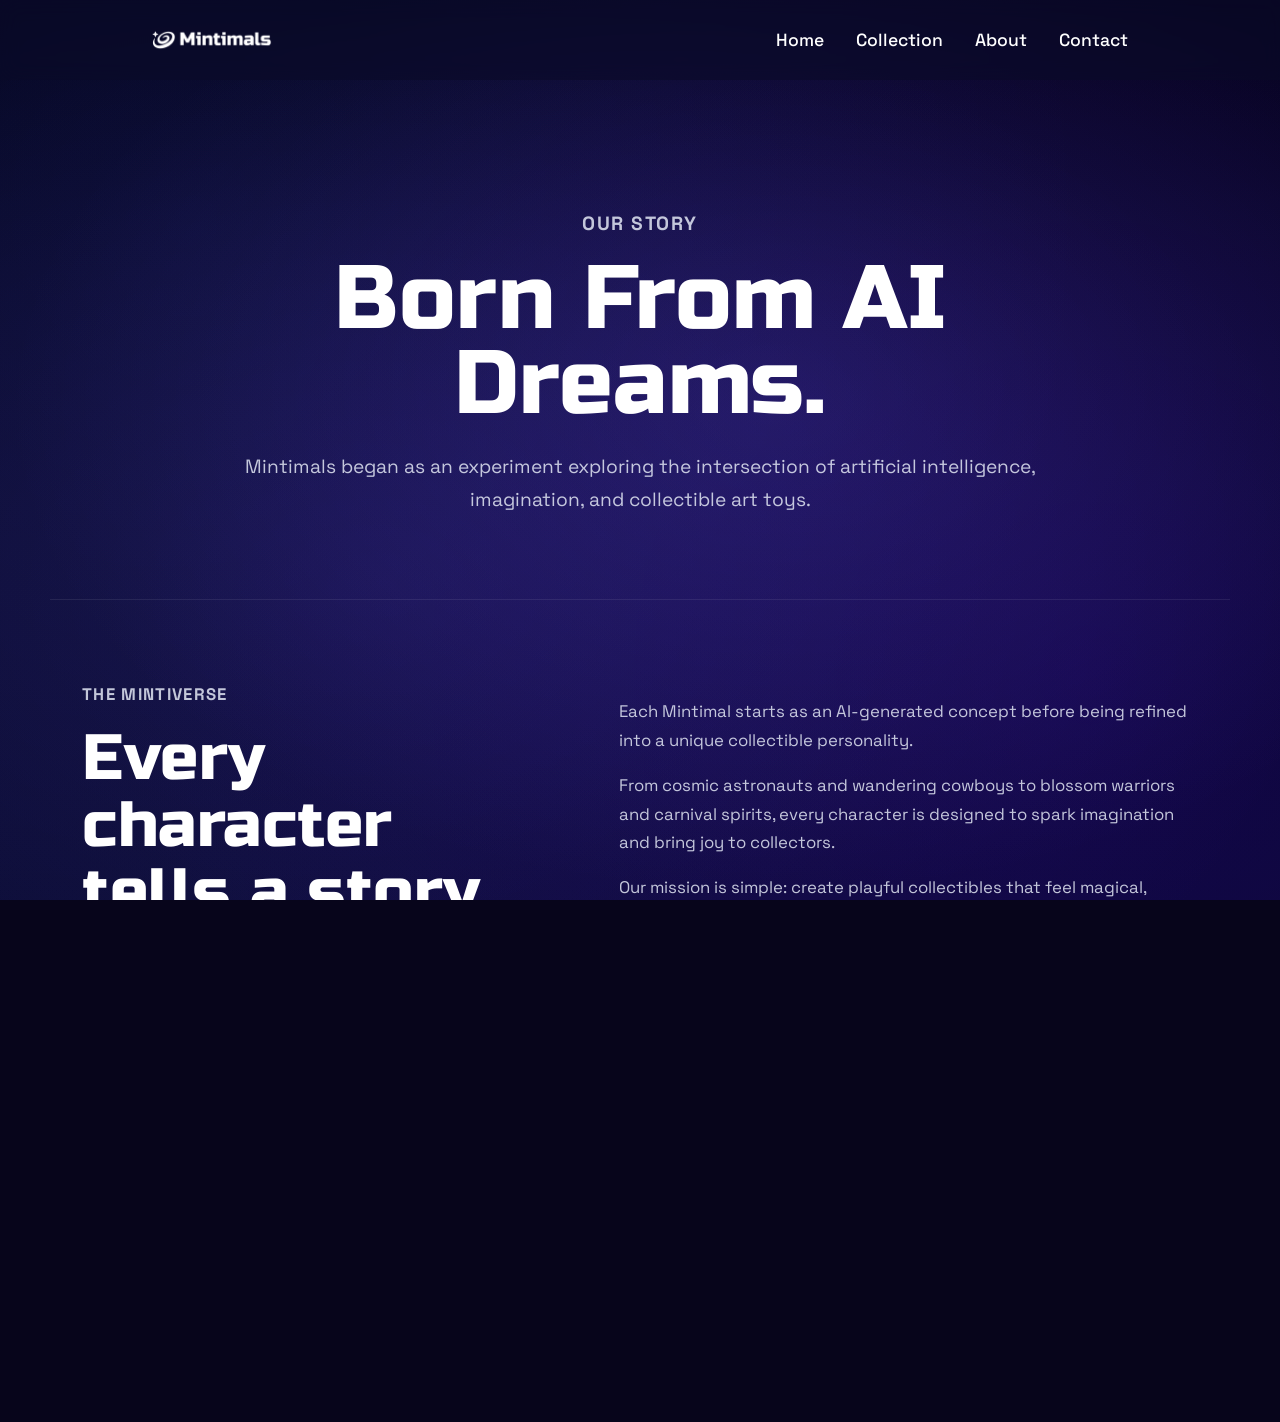
<file: about.html>
<!DOCTYPE html>
<html lang="en">

<head>
  <meta charset="UTF-8">
  <meta name="viewport" content="width=device-width, initial-scale=1.0">
  <title>About - Mintimals</title>

  <link rel="stylesheet" href="css/normalize.css">
  <link rel="stylesheet" href="css/styles.css">
  <link rel="stylesheet" href="css/shop-pages.css">
</head>

<body class="entered-universe shop-page">

<header class="navbar">
  <div class="nav-container">
    <div class="logo">
      <img src="img/Mintimals-logo-white.png" alt="Mintimals Logo">
    </div>

    <nav class="nav-menu">
      <a href="index.html">Home</a>
      <a href="collection.html">Collection</a>
      <a href="about.html">About</a>
      <a href="contact.html">Contact</a>
    </nav>
  </div>
</header>

<main>

<section class="collection-hero">
  <p class="eyebrow">Our Story</p>

  <h1>Born From AI Dreams.</h1>

  <p>
    Mintimals began as an experiment exploring the intersection of artificial intelligence,
    imagination, and collectible art toys.
  </p>
</section>

<section class="product-story-block">

  <div>
    <p class="eyebrow">The Mintiverse</p>

    <h2>
      Every character tells a story.
    </h2>
  </div>

  <div>
    <p>
      Each Mintimal starts as an AI-generated concept before being refined into a unique collectible
      personality.
    </p>

    <p>
      From cosmic astronauts and wandering cowboys to blossom warriors and carnival spirits,
      every character is designed to spark imagination and bring joy to collectors.
    </p>

    <p>
      Our mission is simple:
      create playful collectibles that feel magical, memorable, and timeless.
    </p>
  </div>

</section>

<section class="product-highlights">

  <article>
    <h3>20+</h3>
    <h4>Characters Created</h4>
  </article>

  <article>
    <h3>1200+</h3>
    <h4>Collectors Worldwide</h4>
  </article>

  <article>
    <h3>98%</h3>
    <h4>Customer Satisfaction</h4>
  </article>

</section>

</main>

<script src="js/script.js"></script>
</body>
</html>
</file>
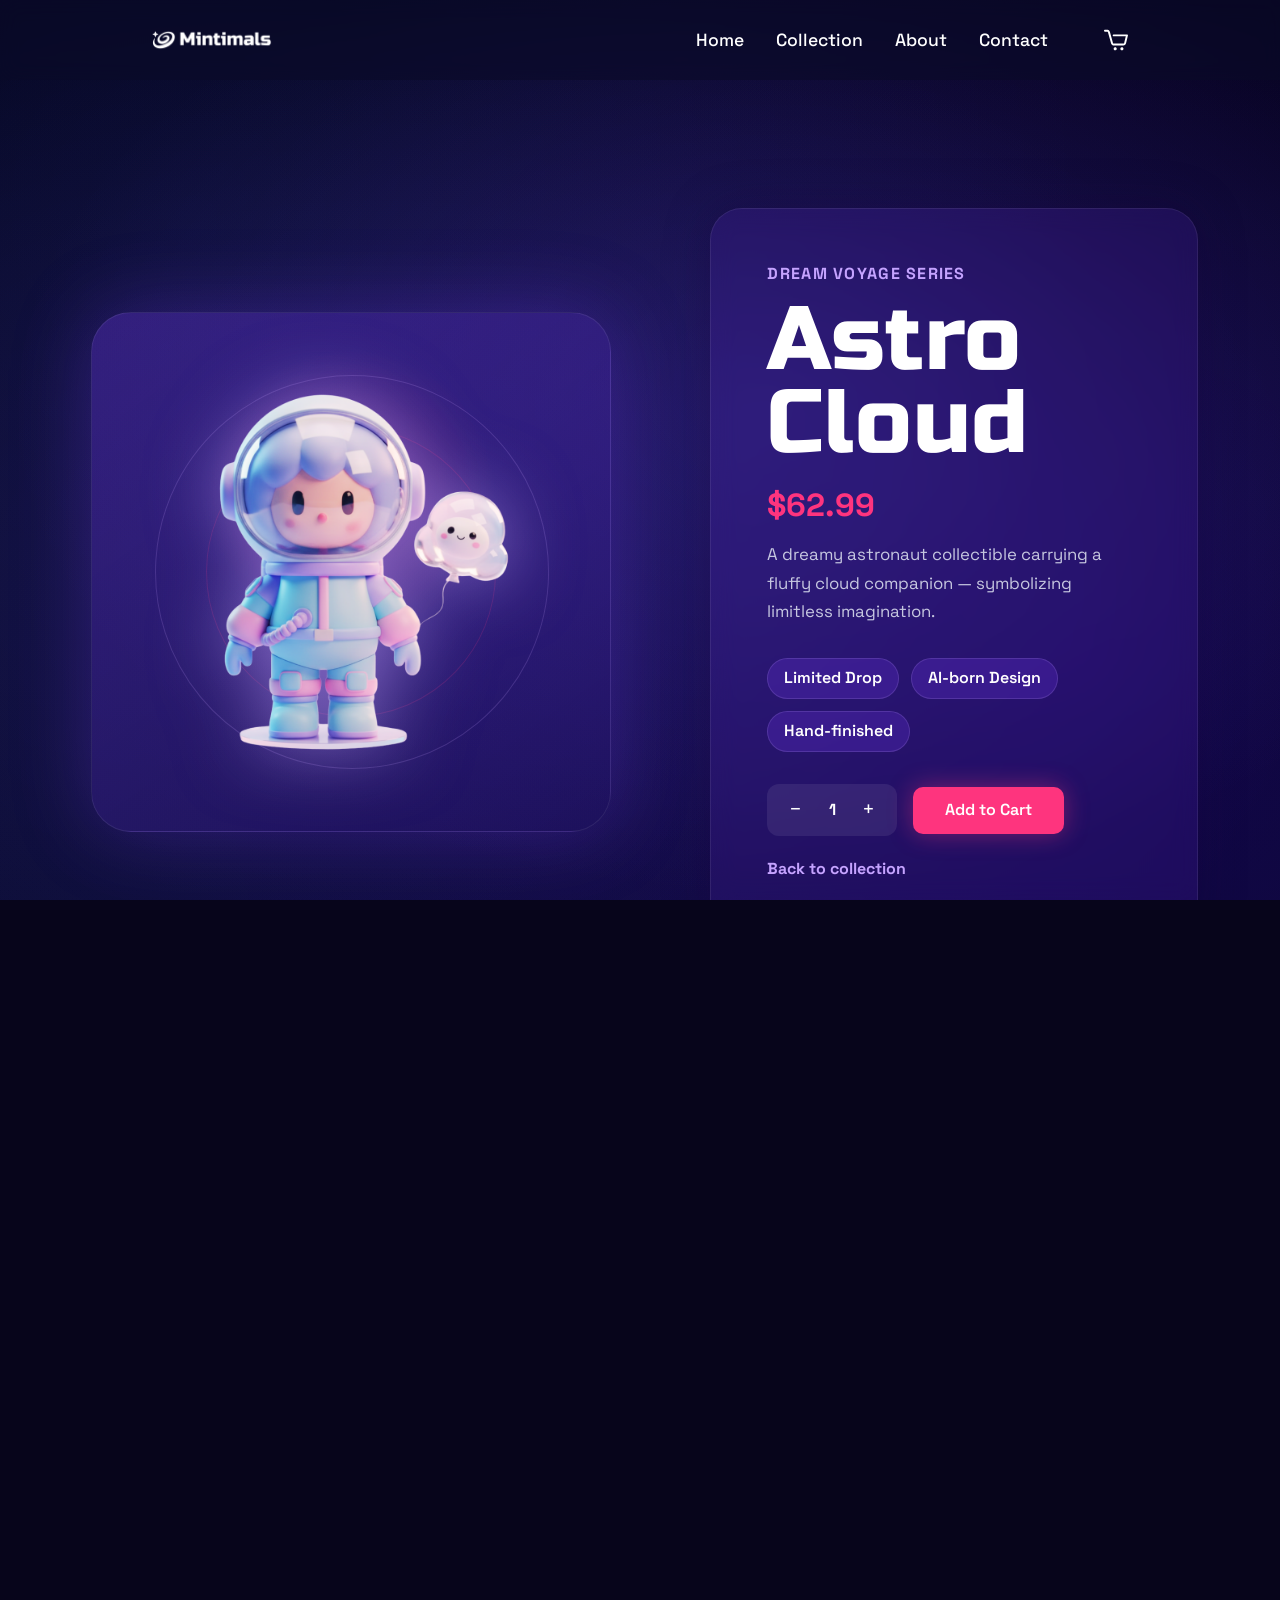
<file: astro-cloud.html>
<!DOCTYPE html>
<html lang="en">

<head>
  <meta charset="UTF-8">
  <meta name="viewport" content="width=device-width, initial-scale=1.0">
  <title>Astro Cloud - Mintimals</title>
  <link rel="stylesheet" href="css/normalize.css">
  <link rel="stylesheet" href="css/styles.css">
  <link rel="stylesheet" href="css/shop-pages.css">
</head>

<body class="entered-universe shop-page">
  <header class="navbar">
    <div class="nav-container">
      <a class="logo" href="index.html#hero">
        <img src="img/Mintimals-logo-white.png" alt="Mintimals Logo">
      </a>

      <button class="menu-toggle" aria-label="Toggle menu">
        <img src="img/icons/hamburger-menu.svg" alt="Menu Icon">
      </button>

      <nav class="nav-menu">
        <a href="index.html">Home</a>
        <a href="collection.html">Collection</a>
        <a href="about.html">About</a>
        <a href="contact.html">Contact</a>
        <a href="#cart" class="cart-icon">
          <img src="img/icons/cart.svg" alt="Shopping Cart">
        </a>
      </nav>
    </div>
  </header>

  <main>
    <section class="product-hero">
      <div class="product-visual">
        <div class="product-glow-card">
          <span class="orbit orbit-one"></span>
          <span class="orbit orbit-two"></span>
          <img src="img/toys-png/astro-cloud.png" alt="Astro Cloud collectible toy">
        </div>
      </div>

      <div class="product-info-panel">
        <p class="eyebrow">Dream Voyage Series</p>
        <h1>Astro Cloud</h1>
        <p class="product-price">$62.99</p>
        <p class="product-description">A dreamy astronaut collectible carrying a fluffy cloud companion — symbolizing limitless imagination.</p>

        <div class="product-tags">
          <span>Limited Drop</span>
          <span>AI-born Design</span>
          <span>Hand-finished</span>
        </div>

        <div class="purchase-row">
          <div class="qty-control" aria-label="Quantity selector">
            <button type="button">−</button>
            <span>1</span>
            <button type="button">+</button>
          </div>

          <button class="cta-btn">Add to Cart</button>
        </div>

        <a class="secondary-link" href="collection.html">Back to collection</a>
      </div>
    </section>

    <section class="product-highlights">
      <article>
        <h3>01</h3>
        <h4>Collector Scale</h4>
        <p>Made for display, styling shelves, and building a playful collectible universe.</p>
      </article>

      <article>
        <h3>02</h3>
        <h4>Dream Voyage</h4>
        <p>A character concept designed with a distinct story, mood, and collectible personality.</p>
      </article>

      <article>
        <h3>03</h3>
        <h4>Minted Character</h4>
        <p>Created as a digital-first art toy concept with a unique collectible identity.</p>
      </article>
    </section>

    <section class="product-story-block">
      <div>
        <p class="eyebrow">Character Story</p>
        <h2>A tiny story from the Mintiverse.</h2>
      </div>
      <p>Astro Cloud drifts through the Mintiverse collecting dreams before they disappear. Its cloud buddy follows quietly, storing little sparks of imagination from every planet they visit.</p>
    </section>

    <section class="related-products">
      <h2 class="section-title">More from the Mintiverse</h2>

      <div class="related-grid">
        <a class="related-card" href="samurai-sakura.html">
          <img src="img/toys-png/samurai-sakura.png" alt="Samurai Sakura toy">
          <h3>Samurai Sakura</h3>
          <p>$49.99</p>
        </a>
        <a class="related-card" href="shiba-cowboy.html">
          <img src="img/toys-png/shiba-cowboy.png" alt="Shiba Cowboy toy">
          <h3>Shiba Cowboy</h3>
          <p>$38.98</p>
        </a>
        <a class="related-card" href="clown.html">
          <img src="img/toys-png/clown.png" alt="Clown toy">
          <h3>Clown</h3>
          <p>$32.99</p>
        </a>
      </div>
    </section>
  </main>

  <footer class="site-footer">
    <div class="footer-container">
      <div class="footer-logo">
        <img src="img/Mintimals-logo-white.png" alt="Mintimals Logo">
      </div>

      <ul class="footer-links">
        <li><a href="index.html#hero">Home</a></li>
        <li><a href="collection.html">Collection</a></li>
        <li><a href="index.html#about">About</a></li>
        <li><a href="index.html#contact">Contact</a></li>
      </ul>

      <div class="footer-socials">
        <a href="#" aria-label="Instagram"><img src="img/icons/social-icon-instagram.png" alt="Instagram"></a>
        <a href="#" aria-label="Facebook"><img src="img/icons/social-icon-facebook.png" alt="Facebook"></a>
        <a href="#" aria-label="Phone"><img src="img/icons/social-icon-phone.png" alt="Phone"></a>
      </div>

      <p class="footer-copy">© 2025 Mintimals. Designed by Quinn Nguyen. Coded with the help of ChatGPT-5.</p>
    </div>
  </footer>

  <script src="js/script.js"></script>
</body>

</html>
</file>
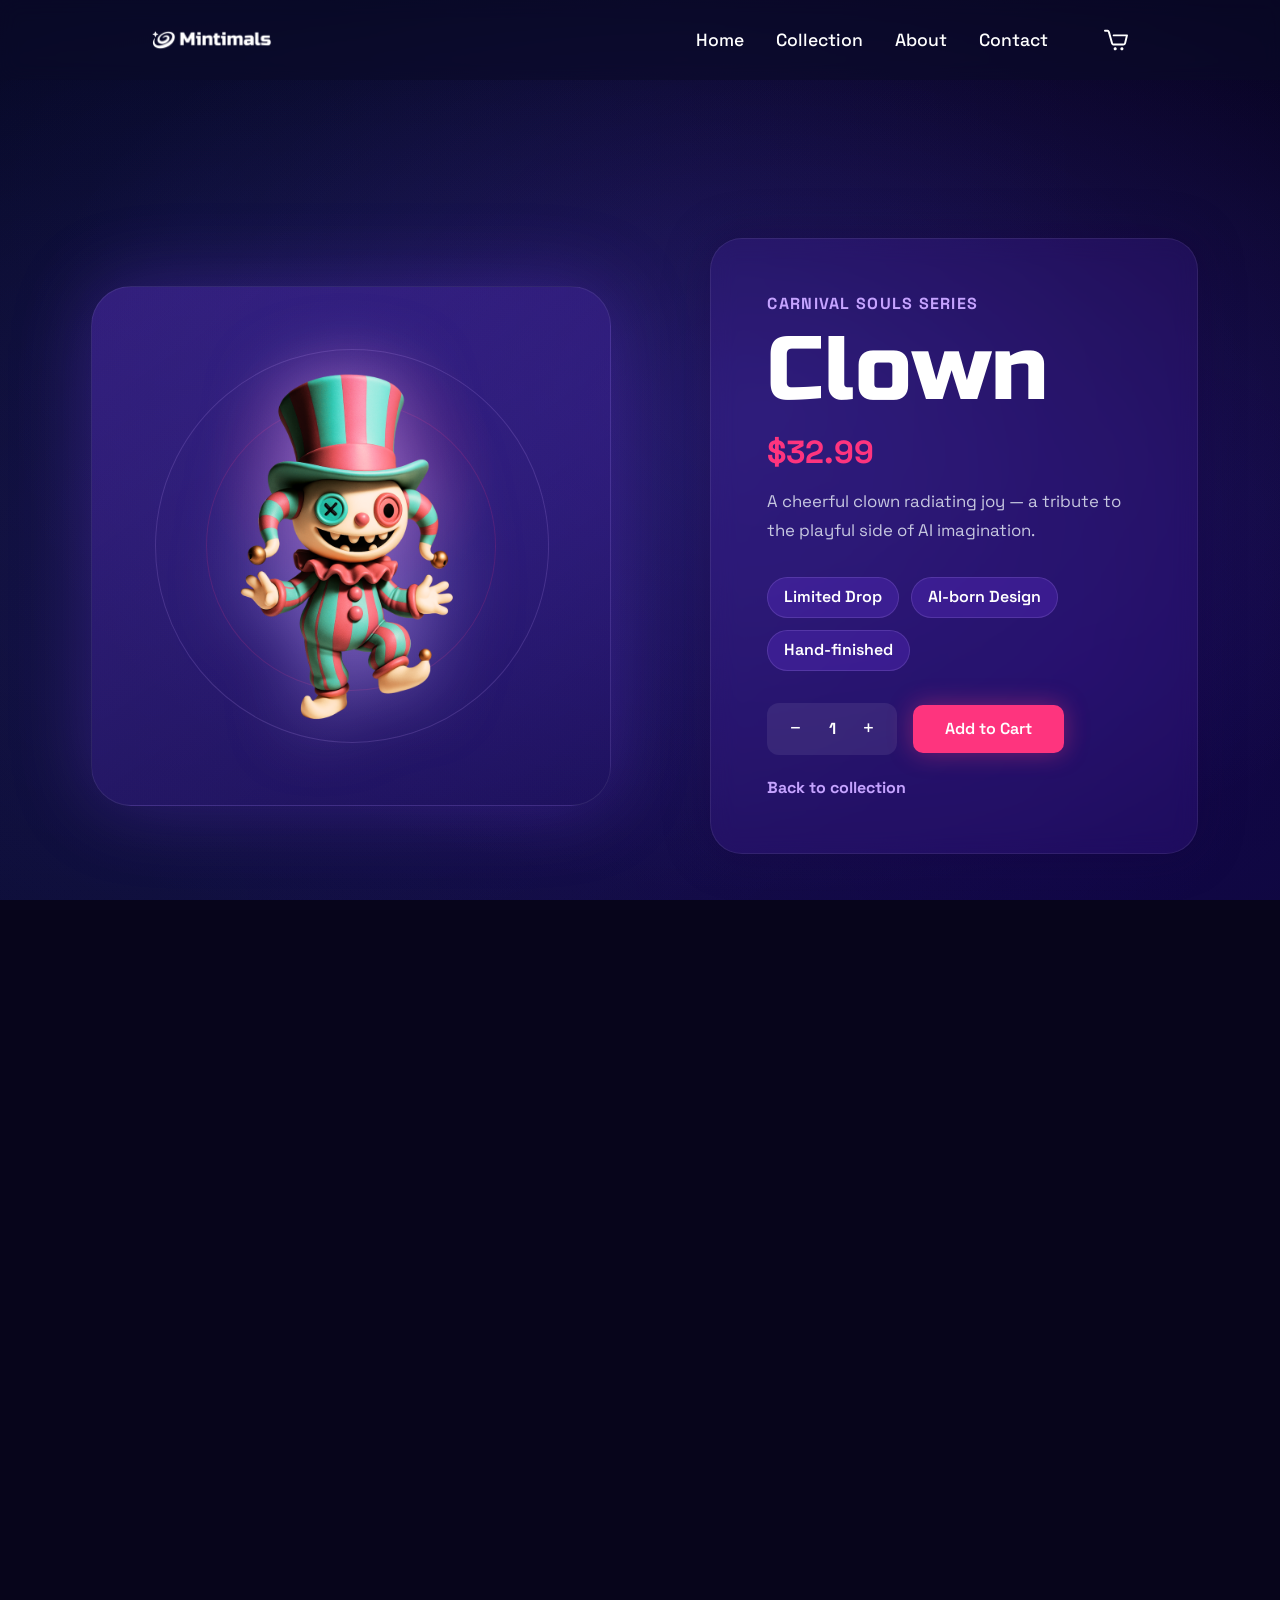
<file: clown.html>
<!DOCTYPE html>
<html lang="en">

<head>
  <meta charset="UTF-8">
  <meta name="viewport" content="width=device-width, initial-scale=1.0">
  <title>Clown - Mintimals</title>
  <link rel="stylesheet" href="css/normalize.css">
  <link rel="stylesheet" href="css/styles.css">
  <link rel="stylesheet" href="css/shop-pages.css">
</head>

<body class="entered-universe shop-page">
  <header class="navbar">
    <div class="nav-container">
      <a class="logo" href="index.html#hero">
        <img src="img/Mintimals-logo-white.png" alt="Mintimals Logo">
      </a>

      <button class="menu-toggle" aria-label="Toggle menu">
        <img src="img/icons/hamburger-menu.svg" alt="Menu Icon">
      </button>

      <nav class="nav-menu">
        <a href="index.html">Home</a>
        <a href="collection.html">Collection</a>
        <a href="about.html">About</a>
        <a href="contact.html">Contact</a>
        <a href="#cart" class="cart-icon">
          <img src="img/icons/cart.svg" alt="Shopping Cart">
        </a>
      </nav>
    </div>
  </header>

  <main>
    <section class="product-hero">
      <div class="product-visual">
        <div class="product-glow-card">
          <span class="orbit orbit-one"></span>
          <span class="orbit orbit-two"></span>
          <img src="img/toys-png/clown.png" alt="Clown collectible toy">
        </div>
      </div>

      <div class="product-info-panel">
        <p class="eyebrow">Carnival Souls Series</p>
        <h1>Clown</h1>
        <p class="product-price">$32.99</p>
        <p class="product-description">A cheerful clown radiating joy — a tribute to the playful side of AI imagination.</p>

        <div class="product-tags">
          <span>Limited Drop</span>
          <span>AI-born Design</span>
          <span>Hand-finished</span>
        </div>

        <div class="purchase-row">
          <div class="qty-control" aria-label="Quantity selector">
            <button type="button">−</button>
            <span>1</span>
            <button type="button">+</button>
          </div>

          <button class="cta-btn">Add to Cart</button>
        </div>

        <a class="secondary-link" href="collection.html">Back to collection</a>
      </div>
    </section>

    <section class="product-highlights">
      <article>
        <h3>01</h3>
        <h4>Collector Scale</h4>
        <p>Made for display, styling shelves, and building a playful collectible universe.</p>
      </article>

      <article>
        <h3>02</h3>
        <h4>Carnival Souls</h4>
        <p>A character concept designed with a distinct story, mood, and collectible personality.</p>
      </article>

      <article>
        <h3>03</h3>
        <h4>Minted Character</h4>
        <p>Created as a digital-first art toy concept with a unique collectible identity.</p>
      </article>
    </section>

    <section class="product-story-block">
      <div>
        <p class="eyebrow">Character Story</p>
        <h2>A tiny story from the Mintiverse.</h2>
      </div>
      <p>Clown appears wherever the Mintiverse needs laughter, color, and a tiny reminder that imagination should never take itself too seriously.</p>
    </section>

    <section class="related-products">
      <h2 class="section-title">More from the Mintiverse</h2>

      <div class="related-grid">
        <a class="related-card" href="astro-cloud.html">
          <img src="img/toys-png/astro-cloud.png" alt="Astro Cloud toy">
          <h3>Astro Cloud</h3>
          <p>$62.99</p>
        </a>
        <a class="related-card" href="samurai-sakura.html">
          <img src="img/toys-png/samurai-sakura.png" alt="Samurai Sakura toy">
          <h3>Samurai Sakura</h3>
          <p>$49.99</p>
        </a>
        <a class="related-card" href="shiba-cowboy.html">
          <img src="img/toys-png/shiba-cowboy.png" alt="Shiba Cowboy toy">
          <h3>Shiba Cowboy</h3>
          <p>$38.98</p>
        </a>
      </div>
    </section>
  </main>

  <footer class="site-footer">
    <div class="footer-container">
      <div class="footer-logo">
        <img src="img/Mintimals-logo-white.png" alt="Mintimals Logo">
      </div>

      <ul class="footer-links">
        <li><a href="index.html#hero">Home</a></li>
        <li><a href="collection.html">Collection</a></li>
        <li><a href="index.html#about">About</a></li>
        <li><a href="index.html#contact">Contact</a></li>
      </ul>

      <div class="footer-socials">
        <a href="#" aria-label="Instagram"><img src="img/icons/social-icon-instagram.png" alt="Instagram"></a>
        <a href="#" aria-label="Facebook"><img src="img/icons/social-icon-facebook.png" alt="Facebook"></a>
        <a href="#" aria-label="Phone"><img src="img/icons/social-icon-phone.png" alt="Phone"></a>
      </div>

      <p class="footer-copy">© 2025 Mintimals. Designed by Quinn Nguyen. Coded with the help of ChatGPT-5.</p>
    </div>
  </footer>

  <script src="js/script.js"></script>
</body>

</html>
</file>
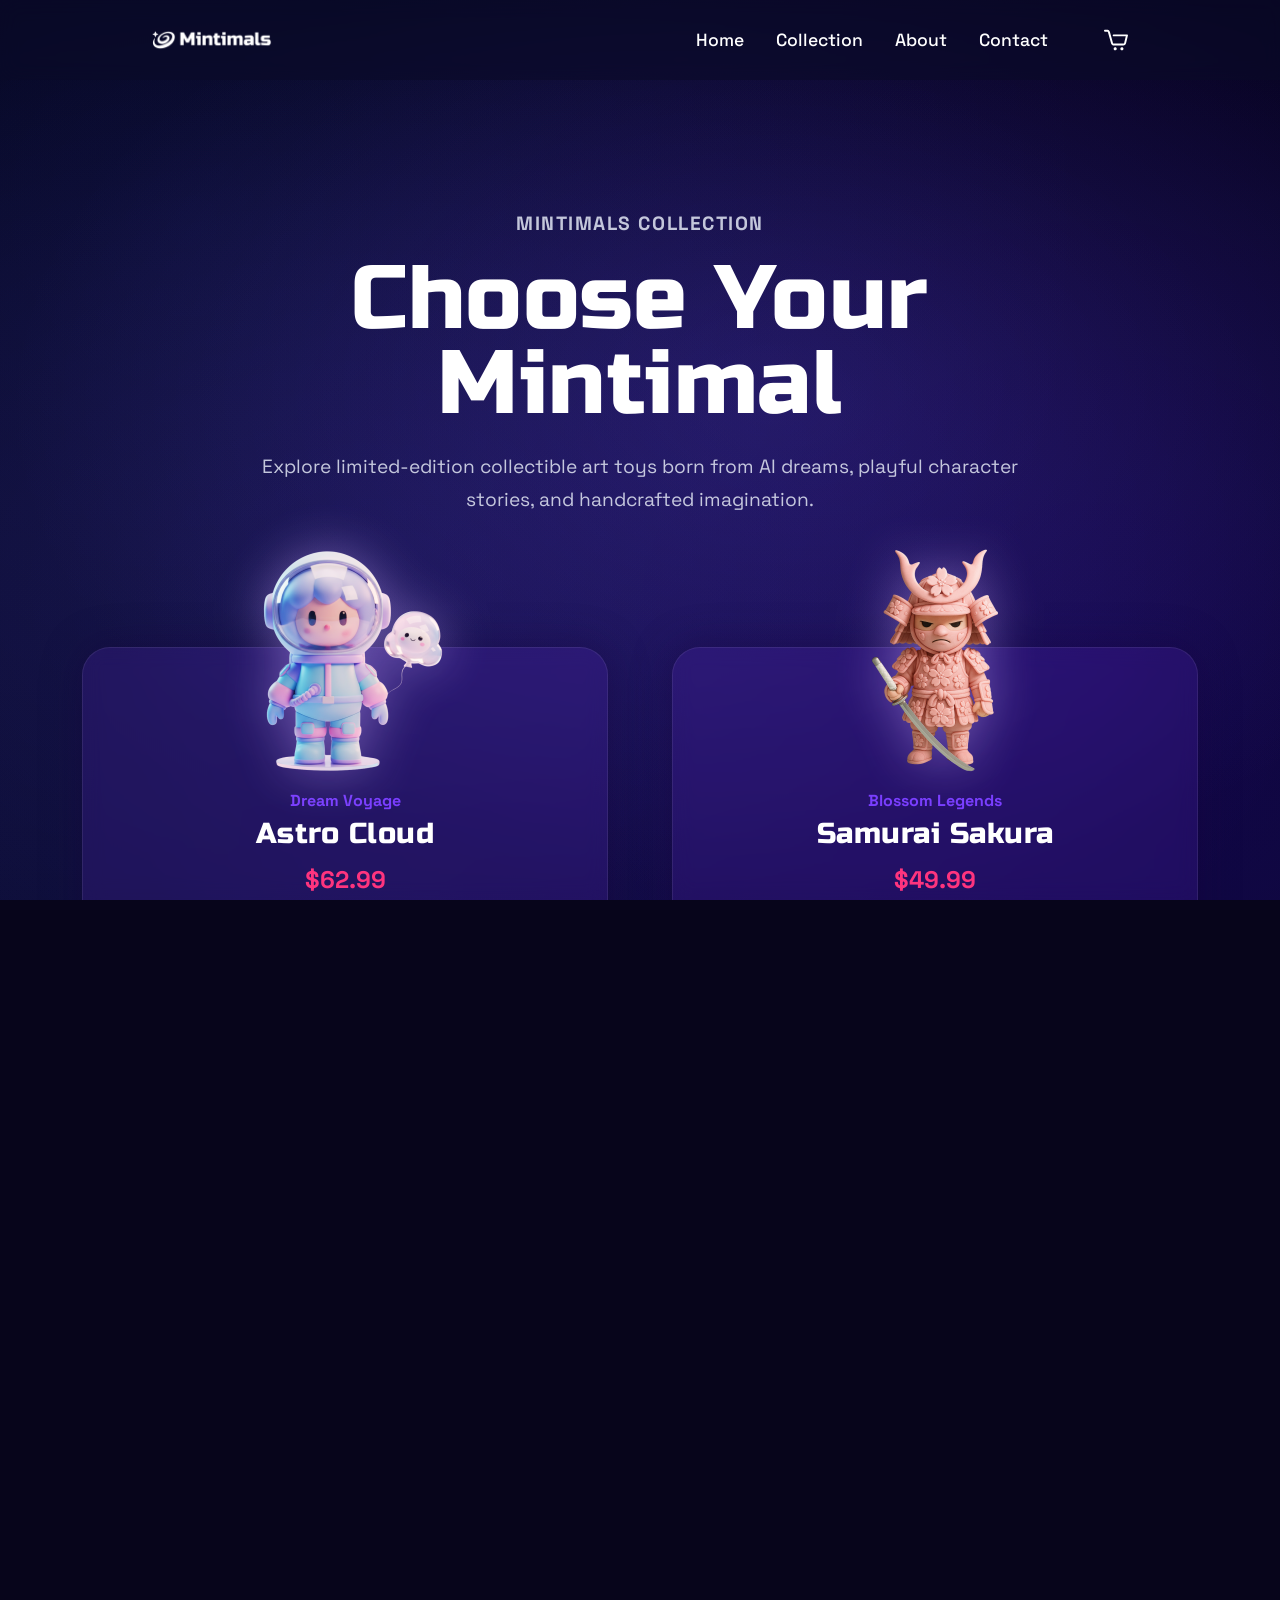
<file: collection.html>
<!DOCTYPE html>
<html lang="en">

<head>
  <meta charset="UTF-8">
  <meta name="viewport" content="width=device-width, initial-scale=1.0">
  <title>Collection - Mintimals</title>
  <link rel="stylesheet" href="css/normalize.css">
  <link rel="stylesheet" href="css/styles.css">
  <link rel="stylesheet" href="css/shop-pages.css">
</head>

<body class="entered-universe shop-page">
  <header class="navbar">
    <div class="nav-container">
      <a class="logo" href="index.html#hero">
        <img src="img/Mintimals-logo-white.png" alt="Mintimals Logo">
      </a>

      <button class="menu-toggle" aria-label="Toggle menu">
        <img src="img/icons/hamburger-menu.svg" alt="Menu Icon">
      </button>

      <nav class="nav-menu">
        <a href="index.html">Home</a>
        <a href="collection.html">Collection</a>
        <a href="about.html">About</a>
        <a href="contact.html">Contact</a>
        <a href="#cart" class="cart-icon">
          <img src="img/icons/cart.svg" alt="Shopping Cart">
        </a>
      </nav>
    </div>
  </header>

  <main>
    <section class="collection-hero">
      <p class="eyebrow">Mintimals Collection</p>
      <h1>Choose Your Mintimal</h1>
      <p>
        Explore limited-edition collectible art toys born from AI dreams, playful character stories,
        and handcrafted imagination.
      </p>
    </section>

    <section class="collection-grid-section">
      <div class="collection-grid">
        <a href="astro-cloud.html" class="collection-product-card">
          <div class="collection-img-wrap">
            <img src="img/toys-png/astro-cloud.png" alt="Astro Cloud toy">
          </div>
          <div class="collection-card-info">
            <span>Dream Voyage</span>
            <h3>Astro Cloud</h3>
            <p class="collection-price">$62.99</p>
            <p>A dreamy astronaut collectible carrying a fluffy cloud companion — symbolizing limitless imagination.</p>
            <span class="cta-btn">View Product</span>
          </div>
        </a>
        <a href="samurai-sakura.html" class="collection-product-card">
          <div class="collection-img-wrap">
            <img src="img/toys-png/samurai-sakura.png" alt="Samurai Sakura toy">
          </div>
          <div class="collection-card-info">
            <span>Blossom Legends</span>
            <h3>Samurai Sakura</h3>
            <p class="collection-price">$49.99</p>
            <p>A samurai clad in cherry blossoms, blending strength and grace in every detail.</p>
            <span class="cta-btn">View Product</span>
          </div>
        </a>
        <a href="shiba-cowboy.html" class="collection-product-card">
          <div class="collection-img-wrap">
            <img src="img/toys-png/shiba-cowboy.png" alt="Shiba Cowboy toy">
          </div>
          <div class="collection-card-info">
            <span>Wild West Spirits</span>
            <h3>Shiba Cowboy</h3>
            <p class="collection-price">$38.98</p>
            <p>A playful Shiba Inu dressed as a cowboy, ready for a cosmic rodeo adventure.</p>
            <span class="cta-btn">View Product</span>
          </div>
        </a>
        <a href="clown.html" class="collection-product-card">
          <div class="collection-img-wrap">
            <img src="img/toys-png/clown.png" alt="Clown toy">
          </div>
          <div class="collection-card-info">
            <span>Carnival Souls</span>
            <h3>Clown</h3>
            <p class="collection-price">$32.99</p>
            <p>A cheerful clown radiating joy — a tribute to the playful side of AI imagination.</p>
            <span class="cta-btn">View Product</span>
          </div>
        </a>
      </div>
    </section>
  </main>

  <footer class="site-footer">
    <div class="footer-container">
      <div class="footer-logo">
        <img src="img/Mintimals-logo-white.png" alt="Mintimals Logo">
      </div>

      <ul class="footer-links">
        <li><a href="index.html#hero">Home</a></li>
        <li><a href="collection.html">Collection</a></li>
        <li><a href="index.html#about">About</a></li>
        <li><a href="index.html#contact">Contact</a></li>
      </ul>

      <div class="footer-socials">
        <a href="#" aria-label="Instagram"><img src="img/icons/social-icon-instagram.png" alt="Instagram"></a>
        <a href="#" aria-label="Facebook"><img src="img/icons/social-icon-facebook.png" alt="Facebook"></a>
        <a href="#" aria-label="Phone"><img src="img/icons/social-icon-phone.png" alt="Phone"></a>
      </div>

      <p class="footer-copy">© 2025 Mintimals. Designed by Quinn Nguyen. Coded with the help of ChatGPT-5.</p>
    </div>
  </footer>

  <script src="js/script.js"></script>
</body>

</html>
</file>
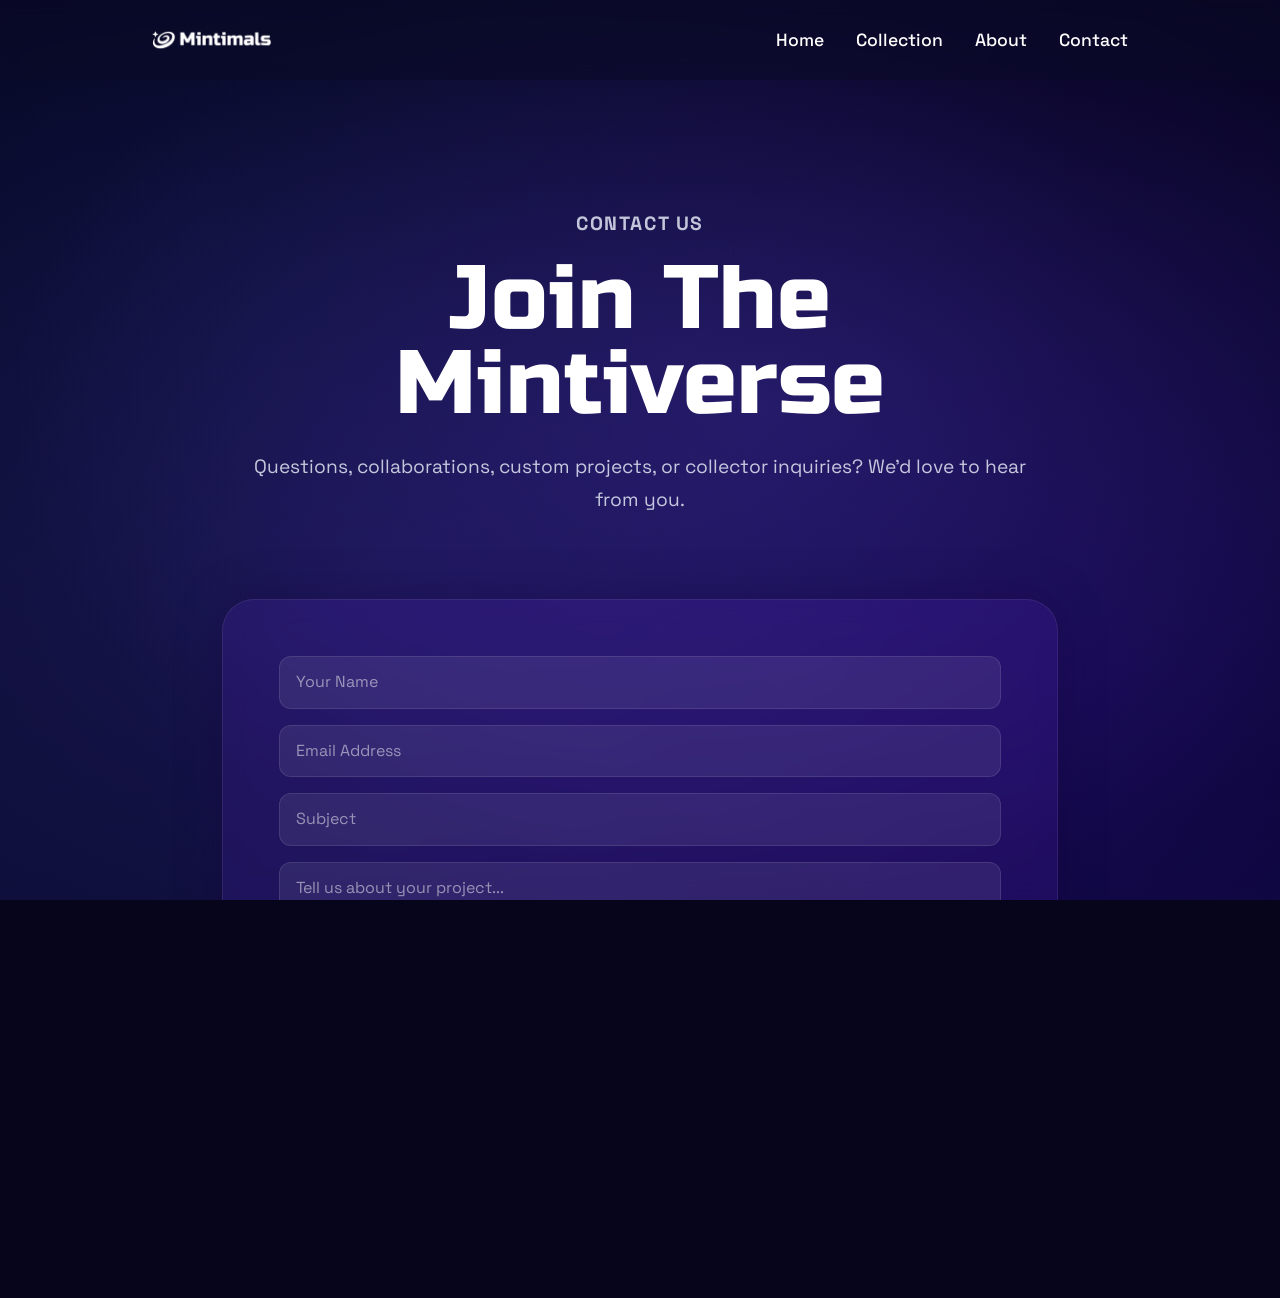
<file: contact.html>
<!DOCTYPE html>
<html lang="en">

<head>
  <meta charset="UTF-8">
  <meta name="viewport" content="width=device-width, initial-scale=1.0">
  <title>Contact - Mintimals</title>

  <link rel="stylesheet" href="css/normalize.css">
  <link rel="stylesheet" href="css/styles.css">
  <link rel="stylesheet" href="css/shop-pages.css">
</head>

<body class="entered-universe shop-page">

<header class="navbar">
  <div class="nav-container">
    <div class="logo">
      <img src="img/Mintimals-logo-white.png" alt="Mintimals Logo">
    </div>

    <nav class="nav-menu">
      <a href="index.html">Home</a>
      <a href="collection.html">Collection</a>
      <a href="about.html">About</a>
      <a href="contact.html">Contact</a>
    </nav>
  </div>
</header>

<main>

<section class="collection-hero">
  <p class="eyebrow">Contact Us</p>

  <h1>Join The Mintiverse</h1>

  <p>
    Questions, collaborations, custom projects, or collector inquiries?
    We'd love to hear from you.
  </p>
</section>

<section class="contact-form-section">

  <div class="product-info-panel">

    <form class="contact-form">

      <input type="text" placeholder="Your Name">

      <input type="email" placeholder="Email Address">

      <input type="text" placeholder="Subject">

      <textarea placeholder="Tell us about your project..."></textarea>

      <button type="submit" class="cta-btn">
        Send Message
      </button>

    </form>

  </div>

</section>

</main>

<script src="js/script.js"></script>
</body>
</html>
</file>
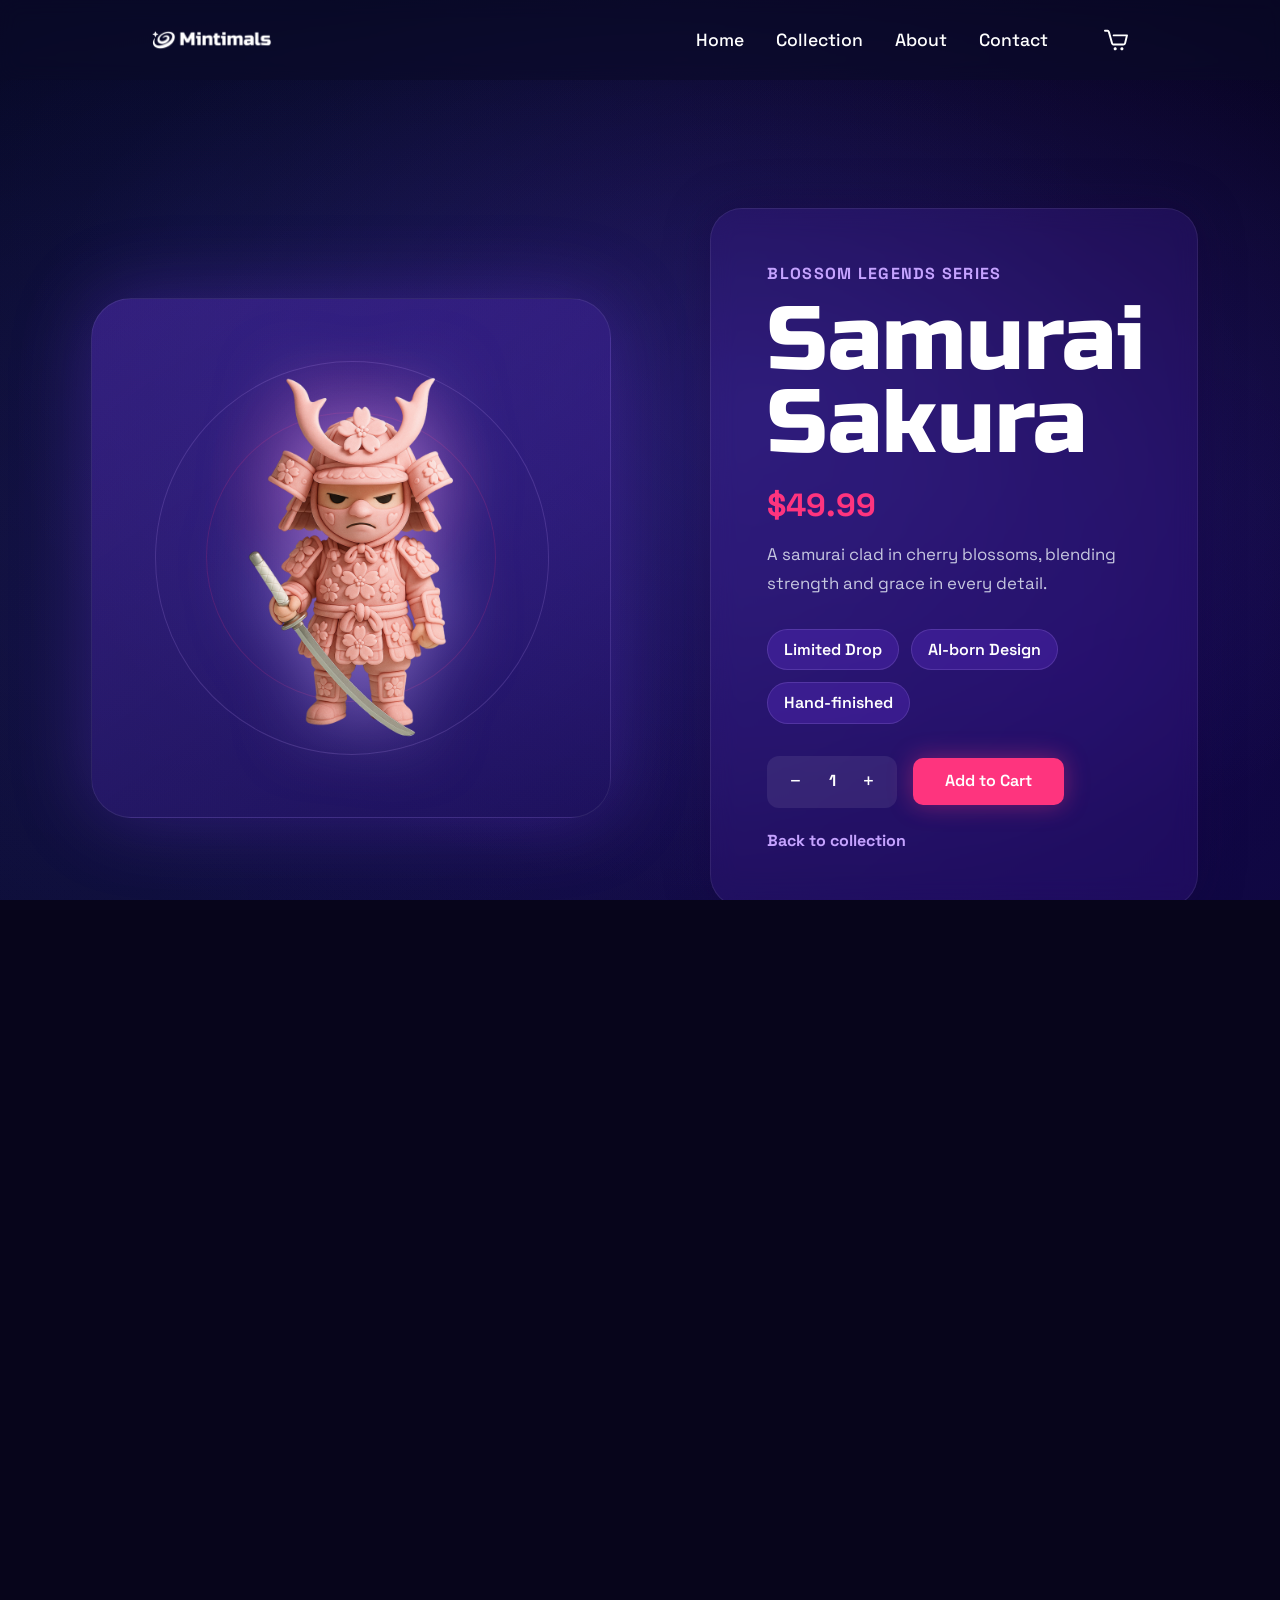
<file: samurai-sakura.html>
<!DOCTYPE html>
<html lang="en">

<head>
  <meta charset="UTF-8">
  <meta name="viewport" content="width=device-width, initial-scale=1.0">
  <title>Samurai Sakura - Mintimals</title>
  <link rel="stylesheet" href="css/normalize.css">
  <link rel="stylesheet" href="css/styles.css">
  <link rel="stylesheet" href="css/shop-pages.css">
</head>

<body class="entered-universe shop-page">
  <header class="navbar">
    <div class="nav-container">
      <a class="logo" href="index.html#hero">
        <img src="img/Mintimals-logo-white.png" alt="Mintimals Logo">
      </a>

      <button class="menu-toggle" aria-label="Toggle menu">
        <img src="img/icons/hamburger-menu.svg" alt="Menu Icon">
      </button>

      <nav class="nav-menu">
        <a href="index.html">Home</a>
        <a href="collection.html">Collection</a>
        <a href="about.html">About</a>
        <a href="contact.html">Contact</a>
        <a href="#cart" class="cart-icon">
          <img src="img/icons/cart.svg" alt="Shopping Cart">
        </a>
      </nav>
    </div>
  </header>

  <main>
    <section class="product-hero">
      <div class="product-visual">
        <div class="product-glow-card">
          <span class="orbit orbit-one"></span>
          <span class="orbit orbit-two"></span>
          <img src="img/toys-png/samurai-sakura.png" alt="Samurai Sakura collectible toy">
        </div>
      </div>

      <div class="product-info-panel">
        <p class="eyebrow">Blossom Legends Series</p>
        <h1>Samurai Sakura</h1>
        <p class="product-price">$49.99</p>
        <p class="product-description">A samurai clad in cherry blossoms, blending strength and grace in every detail.</p>

        <div class="product-tags">
          <span>Limited Drop</span>
          <span>AI-born Design</span>
          <span>Hand-finished</span>
        </div>

        <div class="purchase-row">
          <div class="qty-control" aria-label="Quantity selector">
            <button type="button">−</button>
            <span>1</span>
            <button type="button">+</button>
          </div>

          <button class="cta-btn">Add to Cart</button>
        </div>

        <a class="secondary-link" href="collection.html">Back to collection</a>
      </div>
    </section>

    <section class="product-highlights">
      <article>
        <h3>01</h3>
        <h4>Collector Scale</h4>
        <p>Made for display, styling shelves, and building a playful collectible universe.</p>
      </article>

      <article>
        <h3>02</h3>
        <h4>Blossom Legends</h4>
        <p>A character concept designed with a distinct story, mood, and collectible personality.</p>
      </article>

      <article>
        <h3>03</h3>
        <h4>Minted Character</h4>
        <p>Created as a digital-first art toy concept with a unique collectible identity.</p>
      </article>
    </section>

    <section class="product-story-block">
      <div>
        <p class="eyebrow">Character Story</p>
        <h2>A tiny story from the Mintiverse.</h2>
      </div>
      <p>Samurai Sakura guards the blooming edge of the Mintiverse, carrying quiet strength, soft petals, and a fearless collector spirit.</p>
    </section>

    <section class="related-products">
      <h2 class="section-title">More from the Mintiverse</h2>

      <div class="related-grid">
        <a class="related-card" href="astro-cloud.html">
          <img src="img/toys-png/astro-cloud.png" alt="Astro Cloud toy">
          <h3>Astro Cloud</h3>
          <p>$62.99</p>
        </a>
        <a class="related-card" href="shiba-cowboy.html">
          <img src="img/toys-png/shiba-cowboy.png" alt="Shiba Cowboy toy">
          <h3>Shiba Cowboy</h3>
          <p>$38.98</p>
        </a>
        <a class="related-card" href="clown.html">
          <img src="img/toys-png/clown.png" alt="Clown toy">
          <h3>Clown</h3>
          <p>$32.99</p>
        </a>
      </div>
    </section>
  </main>

  <footer class="site-footer">
    <div class="footer-container">
      <div class="footer-logo">
        <img src="img/Mintimals-logo-white.png" alt="Mintimals Logo">
      </div>

      <ul class="footer-links">
        <li><a href="index.html#hero">Home</a></li>
        <li><a href="collection.html">Collection</a></li>
        <li><a href="index.html#about">About</a></li>
        <li><a href="index.html#contact">Contact</a></li>
      </ul>

      <div class="footer-socials">
        <a href="#" aria-label="Instagram"><img src="img/icons/social-icon-instagram.png" alt="Instagram"></a>
        <a href="#" aria-label="Facebook"><img src="img/icons/social-icon-facebook.png" alt="Facebook"></a>
        <a href="#" aria-label="Phone"><img src="img/icons/social-icon-phone.png" alt="Phone"></a>
      </div>

      <p class="footer-copy">© 2025 Mintimals. Designed by Quinn Nguyen. Coded with the help of ChatGPT-5.</p>
    </div>
  </footer>

  <script src="js/script.js"></script>
</body>

</html>
</file>
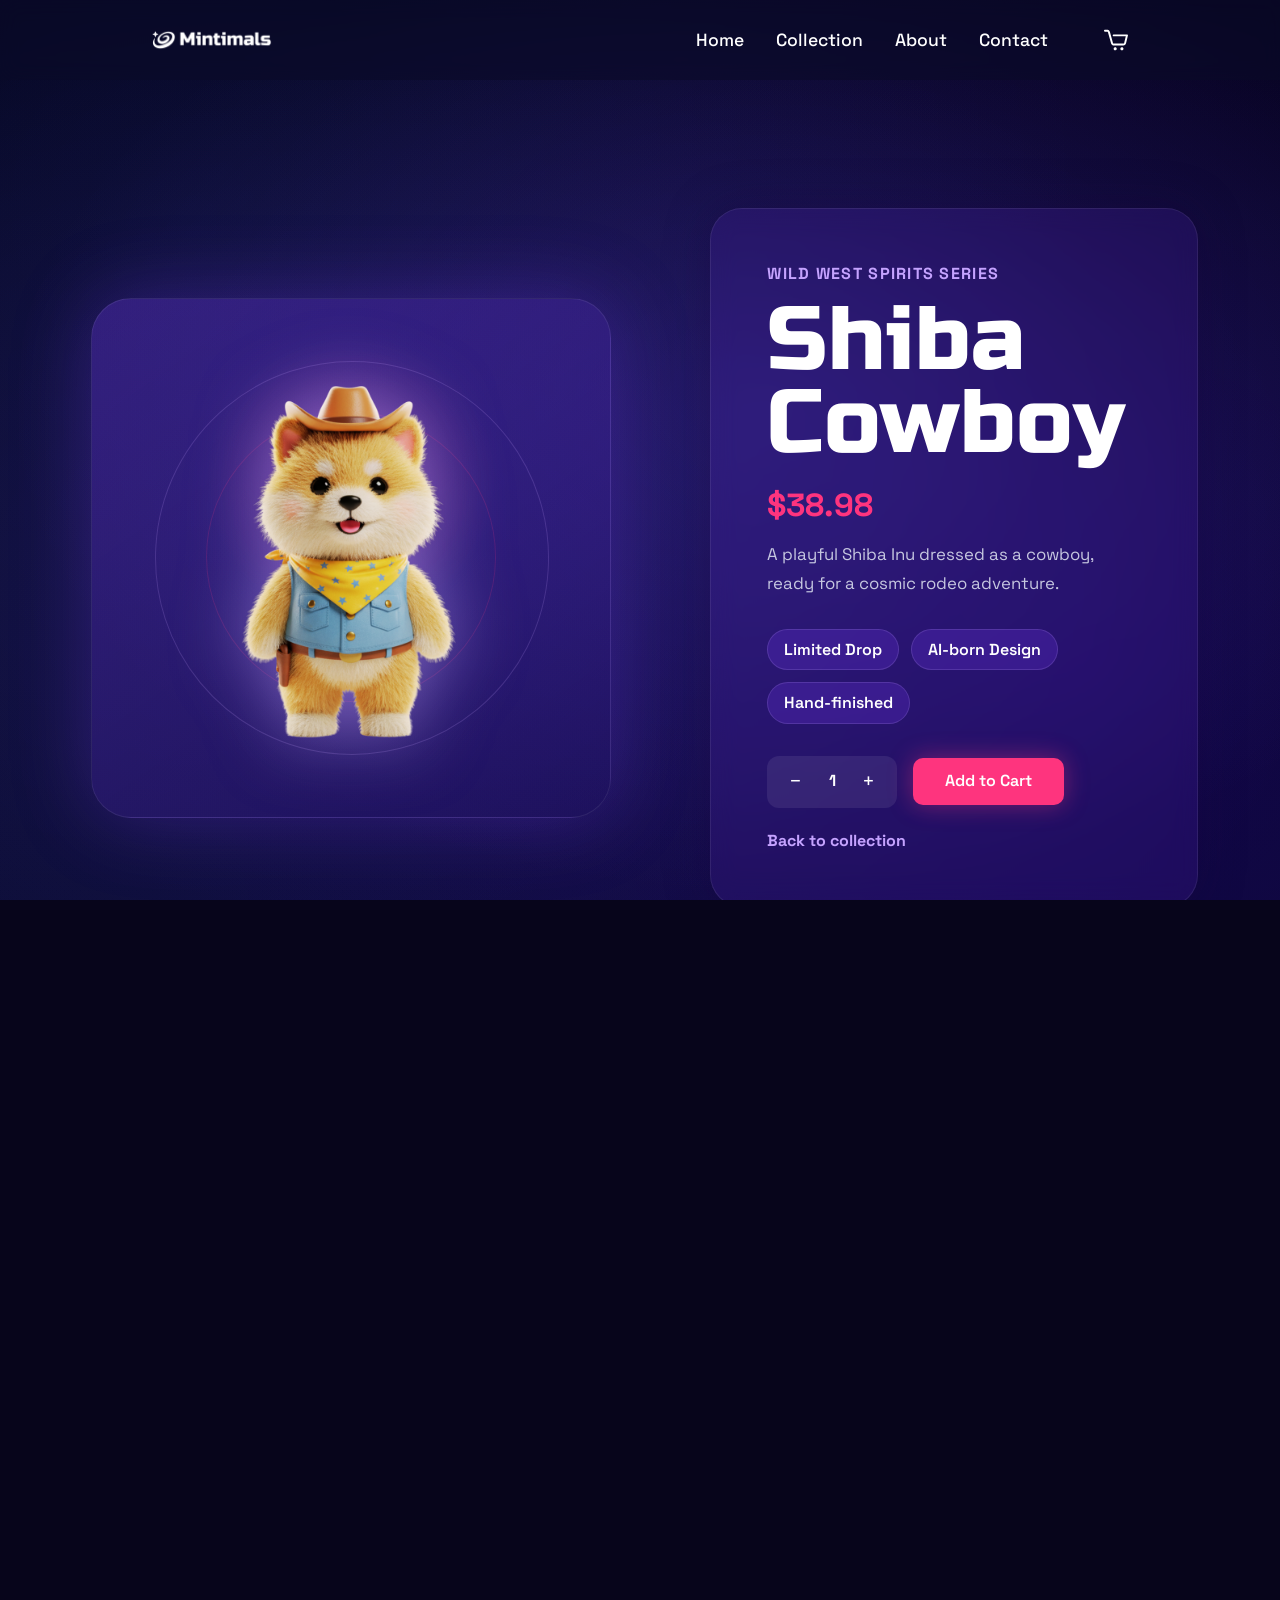
<file: shiba-cowboy.html>
<!DOCTYPE html>
<html lang="en">

<head>
  <meta charset="UTF-8">
  <meta name="viewport" content="width=device-width, initial-scale=1.0">
  <title>Shiba Cowboy - Mintimals</title>
  <link rel="stylesheet" href="css/normalize.css">
  <link rel="stylesheet" href="css/styles.css">
  <link rel="stylesheet" href="css/shop-pages.css">
</head>

<body class="entered-universe shop-page">
  <header class="navbar">
    <div class="nav-container">
      <a class="logo" href="index.html#hero">
        <img src="img/Mintimals-logo-white.png" alt="Mintimals Logo">
      </a>

      <button class="menu-toggle" aria-label="Toggle menu">
        <img src="img/icons/hamburger-menu.svg" alt="Menu Icon">
      </button>

      <nav class="nav-menu">
        <a href="index.html">Home</a>
        <a href="collection.html">Collection</a>
        <a href="about.html">About</a>
        <a href="contact.html">Contact</a>
        <a href="#cart" class="cart-icon">
          <img src="img/icons/cart.svg" alt="Shopping Cart">
        </a>
      </nav>
    </div>
  </header>

  <main>
    <section class="product-hero">
      <div class="product-visual">
        <div class="product-glow-card">
          <span class="orbit orbit-one"></span>
          <span class="orbit orbit-two"></span>
          <img src="img/toys-png/shiba-cowboy.png" alt="Shiba Cowboy collectible toy">
        </div>
      </div>

      <div class="product-info-panel">
        <p class="eyebrow">Wild West Spirits Series</p>
        <h1>Shiba Cowboy</h1>
        <p class="product-price">$38.98</p>
        <p class="product-description">A playful Shiba Inu dressed as a cowboy, ready for a cosmic rodeo adventure.</p>

        <div class="product-tags">
          <span>Limited Drop</span>
          <span>AI-born Design</span>
          <span>Hand-finished</span>
        </div>

        <div class="purchase-row">
          <div class="qty-control" aria-label="Quantity selector">
            <button type="button">−</button>
            <span>1</span>
            <button type="button">+</button>
          </div>

          <button class="cta-btn">Add to Cart</button>
        </div>

        <a class="secondary-link" href="collection.html">Back to collection</a>
      </div>
    </section>

    <section class="product-highlights">
      <article>
        <h3>01</h3>
        <h4>Collector Scale</h4>
        <p>Made for display, styling shelves, and building a playful collectible universe.</p>
      </article>

      <article>
        <h3>02</h3>
        <h4>Wild West Spirits</h4>
        <p>A character concept designed with a distinct story, mood, and collectible personality.</p>
      </article>

      <article>
        <h3>03</h3>
        <h4>Minted Character</h4>
        <p>Created as a digital-first art toy concept with a unique collectible identity.</p>
      </article>
    </section>

    <section class="product-story-block">
      <div>
        <p class="eyebrow">Character Story</p>
        <h2>A tiny story from the Mintiverse.</h2>
      </div>
      <p>Shiba Cowboy rides through stardust trails with endless curiosity, bringing warm energy and playful courage to every shelf.</p>
    </section>

    <section class="related-products">
      <h2 class="section-title">More from the Mintiverse</h2>

      <div class="related-grid">
        <a class="related-card" href="astro-cloud.html">
          <img src="img/toys-png/astro-cloud.png" alt="Astro Cloud toy">
          <h3>Astro Cloud</h3>
          <p>$62.99</p>
        </a>
        <a class="related-card" href="samurai-sakura.html">
          <img src="img/toys-png/samurai-sakura.png" alt="Samurai Sakura toy">
          <h3>Samurai Sakura</h3>
          <p>$49.99</p>
        </a>
        <a class="related-card" href="clown.html">
          <img src="img/toys-png/clown.png" alt="Clown toy">
          <h3>Clown</h3>
          <p>$32.99</p>
        </a>
      </div>
    </section>
  </main>

  <footer class="site-footer">
    <div class="footer-container">
      <div class="footer-logo">
        <img src="img/Mintimals-logo-white.png" alt="Mintimals Logo">
      </div>

      <ul class="footer-links">
        <li><a href="index.html#hero">Home</a></li>
        <li><a href="collection.html">Collection</a></li>
        <li><a href="index.html#about">About</a></li>
        <li><a href="index.html#contact">Contact</a></li>
      </ul>

      <div class="footer-socials">
        <a href="#" aria-label="Instagram"><img src="img/icons/social-icon-instagram.png" alt="Instagram"></a>
        <a href="#" aria-label="Facebook"><img src="img/icons/social-icon-facebook.png" alt="Facebook"></a>
        <a href="#" aria-label="Phone"><img src="img/icons/social-icon-phone.png" alt="Phone"></a>
      </div>

      <p class="footer-copy">© 2025 Mintimals. Designed by Quinn Nguyen. Coded with the help of ChatGPT-5.</p>
    </div>
  </footer>

  <script src="js/script.js"></script>
</body>

</html>
</file>
<file: css/styles.css>
/* =========================================
   *OCN: CSS styles corrected, animation brainstormed & troubleshooted by ChatGPT(OpenAI, 2025)
   Code syntax corrected by Copilot(GitHub, 2025)
   ========================================= */

/* ==============================
  FONT IMPORT
============================== */
@import url('https://fonts.googleapis.com/css2?family=Russo+One&family=Space+Grotesk:wght@300;400;500;600;700&display=swap');


/* FONT & COLOR */
/* Fonts:
   - Heading: Russo One
   - Body: Space Grotesk
*/
/* Color Palette:
   #07051B - Space Dark Background
   #FE347E - Pink Neon
   #7A3EFF - Purple
   #C5A3FF - Lavender
   #FFFFFF - White
   rgba(226,230,243,0.85) - Light Gray
*/

/* ==============================
  VARIABLES
============================== */
:root {
  --color-bg: #07051B;             
  --color-pink: #FE347E;            
  --color-purple: #7A3EFF;           
  --color-lavender: #C5A3FF;        
  --color-white: #FFFFFF;
  --color-gray: rgba(226, 230, 243, 0.85);
  --font-heading: 'Russo One', sans-serif;
  --font-body: 'Space Grotesk', sans-serif;

  --transition: 0.3s ease-in-out;
}

/* ==============================
 GLOBAL DEFAULTS
============================== */
* {
  box-sizing: border-box;
  scroll-behavior: smooth;
}

html, body {
  height: 100%;
  margin: 0;
  font-family: var(--font-body);
  background-color: var(--color-bg);
  color: var(--color-white);
  overflow-x: hidden;
}

h1, h2, h3, h4 {
  font-family: var(--font-heading);
  font-weight: 400;
  letter-spacing: 0.5px;
}

/* Background and Body Styles
-------------------------- */

body {
  margin: 0;
  min-height: 100vh;
  color: var(--color-white);
  overflow-x: hidden;
  font-family: var(--font-body);

  /* Deep galaxy background with subtle nebula glow */
  background:
    /* Main nebula streak - soft bluish-purple band */
    radial-gradient(ellipse at 60% 45%, rgba(110, 90, 255, 0.18) 0%, rgba(11, 0, 76, 0) 70%),
    radial-gradient(ellipse at 30% 65%, rgba(119, 70, 255, 0.12) 0%, rgba(7, 0, 70, 0) 75%),
    radial-gradient(circle at 15% 25%, rgba(45, 70, 255, 0.1) 0%, transparent 70%),
    radial-gradient(circle at 85% 75%, rgba(29, 0, 107, 0.475) 0%, transparent 75%),
    /* Dark base layers for cosmic depth */
    linear-gradient(180deg, #030314 0%, #06071d 30%, #080a26 60%, #090b2e 100%);
  background-attachment: fixed;
  background-repeat: no-repeat;
  background-size: cover;
  background-position: center;
}

/* ==================================================
NAV BAR STYLING
================================================== */

.navbar {
  position: fixed;
  top: 0;
  left: 0;
  width: 100%;
  z-index: 90;
  background: rgba(10, 10, 40, 0.6);
  backdrop-filter: blur(10px);
  transition: opacity 0.8s ease, transform 0.8s ease;
  opacity: 0;
  transform: translateY(-20px);
  pointer-events: none;
  height: 80px; 
  display: flex;
  align-items: center;
}

body.entered-universe .navbar {
  opacity: 1;
  transform: translateY(0);
  pointer-events: auto;
}

/* Container */
.nav-container {
  display: flex;
  align-items: center;
  justify-content: space-between;
  width: 100%;
  margin: 10%;
  padding: 0 1.5rem; 
  height: 100%;
}

body.entered-universe .navbar {
  opacity: 1;
  transform: translateY(0);
  pointer-events: auto;
}

/* Logo */
.logo img {
  width: clamp(120px, 8vw, 150px);
  height: auto;
  display: block;
  object-fit: contain;
  transition: transform 0.3s ease;
}
.logo img:hover {
  transform: scale(1.05);
}

/* Navigation Menu (default mobile state) 
---------------------------*/
.nav-menu {
  position: fixed;
  top: 0;
  right: -100%;
  width: 70%;
  height: 100vh;
  display: flex;
  flex-direction: column;
  align-items: center;
  justify-content: center;
  gap: 2rem;
  background: rgba(10, 10, 40, 0.95);
  backdrop-filter: blur(12px);
  transition: right 0.4s ease;
}

/* When menu opens
---------------------------- */
.nav-menu.active {
  right: 0;
}

.nav-menu a {
  color: var(--color-white);
  text-decoration: none;
  font-weight: 500;
  font-size: 1.1rem;
  transition: color 0.3s ease;
}
.nav-menu a:hover {
  color: var(--color-pink);
}

/* Cart Icon inside navbar 
------------------------------*/
.cart-icon {
  display: flex;
  align-items: center;
  justify-content: center;
  margin-left: 1.5rem;
}

.cart-icon img {
  width: 24px;
  height: 24px;
  filter: brightness(0) invert(1);
  transition: transform 0.3s ease, filter 0.3s ease;
}

/* Hover effect */
.cart-icon:hover img {
  transform: scale(1.15);
  filter: brightness(0) invert(1) drop-shadow(0 0 6px var(--color-pink));
}

/* Hamburger icon
------------------------------ */
.menu-toggle {
  display: block;
  background: none;
  border: none;
  cursor: pointer;
  padding: 0;
  z-index: 101;
  transition: transform 0.3s ease;
}
.menu-toggle img {
  width: 28px;
  height: 28px;
  filter: brightness(0) invert(1);
  transition: transform 0.3s ease, opacity 0.3s ease;
}
.menu-toggle:hover img {
  opacity: 0.8;
  transform: scale(1.1);
}

/* Responsive media queries nav bar
------------------------ */

@media only screen and (min-width: 768px) {
  .menu-toggle {
    display: none;
  }

  .nav-menu {
    position: static;
    flex-direction: row;
    justify-content: flex-end;
    align-items: center;
    height: auto;
    width: auto;
    gap: 2rem;
    background: transparent;
    backdrop-filter: none;
    right: auto;
    transition: none;
  }
}


/* ==================================================
OPENING FRAME
================================================== */
#opening {
  position: relative;
  height: 100vh;
  overflow: hidden;
  background-color: var(--color-bg);
}

/* Container ------------------------------ */
.spaceship-window {
  position: relative;
  width: 100%;
  height: 100%;
  overflow: hidden;
}

/* Z-index ------------------------------ */
.background-sky { z-index: 1; }
.planet         { z-index: 3; }
.opening-text   { z-index: 5; }
.window-frame   { z-index: 7; }

/* Background Sky ------------------------------ */
.background-sky {
  position: absolute;
  inset: 0;
  width: 100%;
  height: 100%;
  object-fit: cover;
  opacity: 1;
  transition: opacity 1.5s ease-out; /* Smooth fading effect */
  background-color: var(--color-bg);
  opacity: 80%;
}

/* Spaceship Frame 
------------------------------ */
.window-frame {
  position: absolute;
  inset: 0;
  width: 100%;
  height: 100%;
  object-fit: cover;
  pointer-events: none;
  transform-origin: center;
  transition: transform 1.5s ease, opacity 1.2s ease; /* Smooth transition for scaling and fading */
}

/* ==================================================
Planets 
====================================== */
.planet {
  position: absolute;
  will-change: transform, opacity;
  transition: transform 0.8s ease, opacity 0.8s ease; /* Smooth transition for transform and opacity changes */
}

.planet-left {
  width: clamp(480px, 45vw, 750px);
  height: auto;
  left: clamp(-25%, -8vw, 8%);
  bottom: clamp(-15%, -4vw, -10%);
}

.planet-right {
  width: clamp(220px, 25vw, 350px);
  right: clamp(-25%, -6vw, 12%);
  top: clamp(20%, 12vw, 15%);
  animation: floatPlanet 6s ease-in-out infinite; /* Make the right planet float like a cloud*/
}

.planet-left img {
  display: block;
  width: 100%;
  height: auto;
  animation: rotatePlanet 25s linear infinite; /* Apply continuous rotation to left planet */
}

.planet-right img {
  display: block;
  width: 100%;
  height: auto;
}

/* Planet Animations */
@keyframes rotatePlanet {
  0% { transform: rotate(0deg); }
  100% { transform: rotate(360deg); }
}

@keyframes floatPlanet {
  0%, 100% { transform: translateY(0); }
  50% { transform: translateY(-2.5%); }
}

/* Opening Text 
-----------------------------------*/
.opening-text {
  position: absolute;
  top: 50%;
  left: 50%;
  transform: translate(-50%, -50%);
  text-align: center;
  width: 90%;
  padding: 0 1rem;
  transition-property: all 0.8s ease;
}

.opening-text .logo {
  width: clamp(8em, 14vw, 10em);
  margin-bottom: clamp(-2em, -4vw, -5em);
  opacity: 0.9;
}

.opening-text h1 {
  font-size: clamp(2.4rem, 6vw, 6rem);
  font-weight: 500;
  line-height: -0.5;
  color: var(--color-white);
  letter-spacing: 1px;
  margin: 0 auto;
  word-wrap: break-word;
  text-align: center;
}

.opening-text h1:hover {
  transform: translateY(1px) scale(80%); /* Scale slightly on hover */
  text-shadow: 0 0 30px var(--color-pink);
  cursor: pointer;
  transition: transform 0.3s ease;
}

/* Opening text responsive
-----------------------------------*/

/* Small tablets and above */
@media only screen and (min-width: 600px) {
  .opening-text {
    top: 48%;
  }
  .opening-text .logo {
    width: clamp(10em, 12vw, 14em);
    margin-bottom: -4em;
  }
  .opening-text h1 {
    font-size: clamp(3rem, 5vw, 5rem);
    line-height: 1.05;
  }
}

/* Tablets */
@media only screen and (min-width: 768px) {
  .opening-text {
    top: 46%;
  }
  .opening-text h1 {
    font-size: clamp(4rem, 6vw, 6rem);
  }
}

/* Desktop */
@media (min-width: 1200px) {
  .opening-text {
    top: 45%;
  }
  .opening-text .logo {
    width: 15em;
    margin-bottom: -5em;
  }
  .opening-text h1 {
    font-size: 6rem;
  }
}


/* Click Hint + Icon 
-----------------------------------*/
.click-hint {
  margin-top: 40px;
  font-size: 1.2rem;
  color: var(--color-white);
  letter-spacing: 1px;
}
.click-icon {
  margin: 16px auto 0;
  position: relative;
  width: 50px;
  height: auto;
  animation: float 2.5s ease-in-out;
  animation-iteration-count: infinite;
}
.click-icon svg {
  width: 50px;
  height: auto;
  display: block;
  margin-inline: auto;
  fill: var(--color-white);
  transition: transform 0.3s ease, opacity 0.3s ease;
}

/* Icon Float Animation */
@keyframes float {
  0% {
    transform: translateY(0);
  }
  50% {
    transform: translateY(1em);
  }
  100% {
    transform: translateY(0);
  } 
}

/* Responsive media queries for planets
------------------------------- */

/* Tablet and larger */
@media only screen and (min-width: 768px) {
  .planet-left { 
    bottom: -8%;
    left: -8%; 
  }
  .planet-right { 
    top: 12%;
    right: 8%; 
  }
}

/* Desktop and larger */
@media only screen and (min-width: 992px) {
  .planet-left { 
    bottom: -6%; left: -6%; 
  }
  .planet-right { 
    top: 10%; right: 6%; 
  }
}

/* ============================================================
   OPENING TO HERO TRANSITION (Triggered by click)
   ============================================================ */

body.entered-universe #opening .window-frame {
  transform: scale(1.35);
  opacity: 0;
  transition: transform 2s ease, opacity 1.2s ease;
}

body.entered-universe #opening .background-sky {
  opacity: 0;
  transition: opacity 1.8s ease;
}

body.entered-universe #opening .planet {
  animation-play-state: paused;
  transform: translateY(6vh) scale(1.08);
  opacity: 0;
  transition: transform 1.8s ease, opacity 1.2s ease;
}

body.entered-universe #opening .opening-text {
  opacity: 0;
  transform: translate(-50%, -58%);
  transition: opacity 1.8s ease, transform 1.2s ease;
}

/* Collapse opening frame after entering */
body.entered-universe #opening {
  pointer-events: none;
  height: 0;
  overflow: hidden;
  transition: height 0.8s ease 1.5s; /* wait until animation completes */
}

/* ======================================= */
/* HERO SECTION
======================================= */

#hero {
  position: relative;
  min-height: 100vh; 
  display: flex;
  flex-direction: column;
  justify-content: center;
  align-items: center;
  overflow: hidden;
  color: var(--color-white);
}

/* Hero Content */
.hero-content {
  text-align: center;
  margin-bottom: 3rem;
  z-index: 5;
  position: relative;
  padding-top: clamp(4rem, 10vh, 8rem); /* Push content down from top */
}
/* push content down more on larger screens */
@media only screen and (min-width: 768px) { 
  .hero-content {
    padding-top: 12vh;
  }
}

.hero-content h1 {
  font-size: clamp(3rem, 6vw, 5rem);
  margin-bottom: 1rem;
  line-height: 1.2; /* Slightly taller for better spacing on mobile */
}

.hero-content .small-title {
  display: block;
  font-size: clamp(1.8rem, 4vw, 3.5rem);
  color: var(--color-white);
  letter-spacing: 1px;
  margin-bottom: -4rem; /* Less negative for mobile readability */
}

/* Medium screens (tablets, landscape ~768–1024px) */
@media only screen and (min-width: 768px) {
  .hero-content .small-title {
    margin-bottom: -4rem; /* less overlap */
  }
}

/* Large screens (desktop and up) */
@media only screen and (min-width: 1200px) {
  .hero-content .small-title {
    margin-bottom: -7rem; /* restored overlap for big layout */
  }
}


.hero-content .big-title {
  display: block;
  font-size: clamp(3rem, 7vw, 5.5rem);
  color: var(--color-pink);
  text-shadow: 0 0 20px rgba(254, 52, 126, 0.4);
}


.hero-content p {
  font-size: clamp(0.9rem, 3vw, 1.2rem);
  line-height: 1.6;
  color: var(--color-gray);
  margin-bottom: 2rem;
}

/* CTA Button */

.cta-btn {
  display: inline-block;
  background: var(--color-pink);
  color: var(--color-white);
  font-weight: 600;
  font-size: 1rem;
  padding: 0.9rem 2rem;
  border-radius: 10px;
  text-decoration: none;
  border: none;
  cursor: pointer;
  box-shadow: 0 0 25px rgba(254, 52, 126, 0.4);
  transition: all 0.3s ease-in-out;
}

.cta-btn:hover {
  background: var(--color-purple);
  box-shadow: 0 0 40px rgba(122, 62, 255, 0.5);
  transform: translateY(-3px) scale(1.08);
}

/* Toy Card Carousel
----------------------------------- */

.toy-carousel {
  position: relative;
  width: 100%;
  overflow: hidden; /* hides duplicate edges for smooth loop */
  padding: 3rem 0;
  transform-style: preserve-3d; /* enables 3D hover effect */
  perspective: 1200px; /* adds depth perception */
}

.carousel-track {
  display: flex;
  align-items: center;
  gap: 4rem;
  width: max-content;
  padding: 2rem 0;
  animation: scrollInfinite 80s linear infinite; /* continuous left scroll */
  will-change: transform; /* GPU optimization */
}

.toy-card {
  width: clamp(140px, 14vw, 220px);
  border-radius: 20px;
  background: rgba(255, 255, 255, 0.06);
  box-shadow: 0 0 20px rgba(1, 0, 75, 0.4);
  overflow: hidden;
  position: relative;
  transition: transform 0.4s ease, box-shadow 0.4s ease; /* smooth hover motion */
  transform: translateZ(0); /* forces GPU acceleration */
}

.toy-card img {
  width: 100%;
  height: auto;
  display: block;
  border-radius: 20px;
}

/* hover: pop out slightly in 3D with glow */
.toy-card:hover {
  transform: scale(1.1) rotateY(8deg) translateZ(15px);
  z-index: 10;
  box-shadow: 0 0 30px rgb(190, 120, 255), 0 0 60px rgb(52, 0, 194);
}

/* seamless horizontal scroll */
@keyframes scrollInfinite {
  0% { transform: translateX(0); }
  100% { transform: translateX(-50%); }
}

/* pause the animation when hovered */
.toy-carousel:hover .carousel-track {
  animation-play-state: paused;
}

/* ==================================================
   BRAND STORY
================================================== */
.brand-story {
  text-align: center;
  padding: 8rem 2rem 6rem;
  max-width: 800px;
  margin: 0 auto;
  position: relative;
}

.box-question-img {
  display: flex;
  justify-content: center;
  align-items: center;
  margin-bottom: 2rem;
}

.box-question-img img {
  width: clamp(100px, 10vw, 150px); 
  height: auto;
  animation: floatBox 4s ease-in-out infinite;
  filter: drop-shadow(0 0 15px rgba(255, 255, 255, 0.2));
}

.brand-story h2 {
  font-size: clamp(2rem, 5vw, 3rem);
  color: var(--color-white);
  margin-bottom: 1rem;
}

.brand-story p {
  font-size: clamp(1rem, 3vw, 1.2rem);
  color: var(--color-gray);
  line-height: 1.6;
  max-width: 600px;
  margin: 0 auto;
}

.brand-story .cta-btn {
  margin-top: 3rem;
}


/* Floating animation for the 3D box image*/
@keyframes floatBox {
  0%, 100% {
    transform: translateY(0);
  }
  50% {
    transform: translateY(-12px);
  }
}

/* ==================================================
   FLOATING PLANETS BACKGROUND DECORATION
   (fade in/out based on scroll visibility)
================================================== */

.floating-planets {
  position: fixed;
  top: 0;
  left: 0;
  width: 100%;
  height: 100vh;
  pointer-events: none;
  overflow: visible;
  z-index: 0;
  opacity: 0; /* hidden by default */
  transition: opacity 1.5s ease; /* smooth fade transition */
}

/* When visible during scroll */
.floating-planets.visible {
  opacity: 1;
}

/* Right planet — large, closer, slightly brighter
-------------------------------------------------- */
.floating-planets::before {
  content: "";
  position: absolute;
  top: 5%;         /* raised higher for vertical separation */
  right: -14%;     /* pushed further out for more perspective */
  width: 640px;
  height: 640px;
  background: url("../img/planet-deco-big.png") no-repeat center;
  background-size: contain;

  filter: brightness(1.1);
  opacity: 0.85;
  transform: rotate(-8deg);
  animation: floatRightPlanet 6s ease-in-out infinite alternate;
  z-index: 0;
}

/* Left planet — smaller, farther, softer blur
-------------------------------------------------- */
.floating-planets::after {
  content: "";
  position: absolute;
  bottom: -20%;    
  left: -10%;      
  width: 320px;
  height: 320px;
  background: url("../img/planet-deco-small.png") no-repeat center;
  background-size: contain;

  filter: brightness(0.85);
  opacity: 0.6;
  transform: rotate(10deg);
  animation: floatLeftPlanet 7s ease-in-out infinite alternate;
  z-index: 0;
}

/* ==================================================
   Floating animation keyframes
================================================== */

@keyframes floatRightPlanet {
  0% {
    transform: translateY(0) rotate(-8deg);
  }
  100% {
    transform: translateY(-40px) rotate(-5deg);
  }
}

@keyframes floatLeftPlanet {
  0% {
    transform: translateY(0) rotate(10deg);
  }
  100% {
    transform: translateY(28px) rotate(7deg);
  }
}
/* Responsive media queries for floating planets
-------------------------------- */

/* Mobile screen */
@media only screen and (min-width: 320px) {
  .floating-planets::before {
    right: -22%;
    top: 10%;
    width: 320px;
    height: 320px;
    opacity: 0.7;
  }

  .floating-planets::after {
    left: -20%;
    bottom: 5%;
    width: 180px;
    height: 180px;
    opacity: 0.5;
  }
}

/* Tablets */
@media only screen and (min-width: 768px) {
  .floating-planets::before {
    right: -16%;
    top: 12%;
    width: 480px;
    height: 480px;
    opacity: 0.8;
  }

  .floating-planets::after {
    left: -12%;
    bottom: 8%;
    width: 260px;
    height: 260px;
    opacity: 0.55;
  }
}

/* Large desktops */
@media only screen and (min-width: 1200px) {
  .floating-planets::before {
    right: -12%;
    top: 15%;
    width: 640px;
    height: 640px;
    opacity: 0.85;
  }

  .floating-planets::after {
    left: -8%;
    bottom: 10%;
    width: 320px;
    height: 320px;
    opacity: 0.6;
  }
}

/* ==================================================
   FEATURED COLLECTION
================================================== */


#ftr-collection {
  padding: 10rem 2rem; 
  text-align: center;
  position: relative;
  z-index: 3;
}

#ftr-collection .section-title {
  font-family: var(--font-heading);
  font-size: clamp(2rem, 5vw, 3rem);
  color: var(--color-white);
  margin-bottom: 12rem;
}

/* Grid: 2 toys per row */
.ftr-grid {
  display: grid;
  grid-template-columns: repeat(auto-fit, minmax(400px, 1fr));
  gap: 10rem 6rem;
  justify-items: center;
  align-items: start;
  max-width: 1100px;
  margin: 0 auto;
}

/* Card container */
.toy-card.ftr {
  position: relative;
  background: rgba(94, 40, 211, 0.2);
  border-radius: 28px;
  box-shadow: 0 0 40px rgba(20, 0, 60, 0.4);
  backdrop-filter: blur(10px);
  width: 100%;
  max-width: 460px;
  padding-top: 10rem; 
  padding-bottom: 1.2rem; 
  overflow: visible;  
  height: auto;
  display: flex;
  flex-direction: column;
  justify-content: flex-end;
  cursor: default;
}

/* Make cards staggered (each row slightly offset) */
.toy-card.ftr:nth-child(odd) {
  margin-top: 3rem; /* card 1 & 3 higher */
  transform: translateY(10px);
}
.toy-card.ftr:nth-child(even) {
  margin-top: -2rem; /* card 2 & 4 higher */
  transform: translateY(-20px);
}


/* Toy image wrapper (to make it overflow above the card) */
.toy-img-wrap {
  position: absolute;
  top: -8rem; /* how much toy pops out */
  left: 50%;
  transform: translateX(-50%);
  width: 75%;
  z-index: 2;
}

.toy-img-wrap img {
  width: 100%;
  height: auto;
  display: block;
  transition: transform 0.4s ease;
  filter: drop-shadow(0 0 25px rgba(106, 97, 165, 0.469));
  animation: floatToy 5s ease-in-out infinite;
}

/* HOVER EFFECTS
-------------------------------- */

/* When hovering ALL */
.ftr-grid:hover .toy-card.ftr {
  opacity: 0.5;
  filter: brightness(0.8);
  transition: opacity 0.3s ease, filter 0.3s ease;
}

/* When hovering a SINGLE card */
.ftr-grid .toy-card.ftr:hover {
  opacity: 1;
  filter: brightness(1.1);
  box-shadow: 0 0 40px rgba(254, 52, 126, 0.4), 0 0 80px rgba(254, 52, 126, 0.2); /* glow pink */
  border: 1.5px solid rgba(254, 52, 126, 0.6); /* pink border */
  background: rgba(99, 46, 173, 0.323); /* slightly brighter bg */
  transform: translateY(-10px);
  z-index: 5;
  cursor: pointer;
  transition: opacity 0.3s ease, filter 0.3s ease, transform 0.3s ease, box-shadow 0.3s ease, background 0.3s ease;
}

/* Hover only scales the toy */
.toy-card.ftr:hover img {
  transform: scale(1.2);
}

/* Remove hover effects from card itself */
.toy-card.ftr:hover {
  transform: none;
  box-shadow: 0 0 40px rgba(20, 0, 60, 0.4);
}

/* Floating animation 
-------------------------------- */
@keyframes floatToy {
  0%, 100% { 
    transform: translateY(0); 
  }
  50% { 
    transform: translateY(-12px); 
  }
}

/* Toy Info (text area) */
.toy-info {
  text-align: center;
  padding: 0 1.5rem 2rem;
  margin-top: 2rem;
  flex-grow: 1;
}

.toy-info h3 {
  font-size: 1.6rem;
  color: var(--color-white);
  margin-bottom: 0.4rem;
}

.toy-collection {
  display: block;
  font-size: 1.2rem;
  font-weight: 600;
  color: var(--color-purple);
  margin-bottom: 0.5rem;
}

.toy-price {
  color: var(--color-pink);
  font-size: 1.5rem;
  font-weight: 700;
  margin-bottom: 0.8rem;
}

.toy-desc {
  color: var(--color-gray);
  font-size: 1rem;
  line-height: 1.6;
  max-width: 300px;
  margin: 0 auto;
}
/* CTA button in featured collection
-------------------------------- */
#ftr-collection .cta-btn {
  margin-top: 1.5rem; /* tạo khoảng cách với text phía trên */
  display: inline-block;
  background: var(--color-pink);
  color: var(--color-white);
  font-weight: 600;
  font-size: 1rem;
  padding: 0.8rem 2rem;
  border-radius: 10px;
  text-decoration: none;
  box-shadow: none; /* bỏ viền đen mờ */
  border: none;
  transition: all 0.3s ease-in-out;
}

#ftr-collection .cta-btn:hover {
  background: var(--color-purple);
  box-shadow: 0 0 30px rgba(122, 62, 255, 0.4);
  transform: translateY(-3px);
}

/* ==================================================
   IMPACT STATS SECTION
================================================== */

/* Outer wrapper / base container */
.impact-stats-wrapper {
  position: relative;
  width: 100%;
  display: flex;
  justify-content: center;
  align-items: center;
  padding: 10rem 0;
  z-index: 1;
  overflow: visible;
}

/* Decorative horizon blur background 
   ----------------------------------------*/
.impact-stats-wrapper::before {
  content: "";
  position: absolute;
  inset: 0; /* full width and height */
  background: url("../img/bg-horizon.jpg") no-repeat center bottom;
  background-size: cover;
  background-position: center bottom;
  z-index: 0;
  pointer-events: none;

  /* Add smooth fade top & bottom to blend with page background */
  mask-image: linear-gradient(
    to bottom,
    transparent 0%,
    rgba(0, 0, 0, 1) 25%,
    rgba(0, 0, 0, 1) 75%,
    transparent 100%
  );
  -webkit-mask-image: linear-gradient(
    to bottom,
    transparent 0%,
    rgba(0, 0, 0, 1) 25%,
    rgba(0, 0, 0, 1) 75%,
    transparent 100%
  );

  opacity: 0.9; /* optional, for a soft look */
  will-change: opacity;
  transition: opacity 1s ease;
}
/* Main stats container
----------------------------*/
.impact-stats {
  position: relative;
  display: flex;
  flex-wrap: wrap;
  justify-content: center;
  gap: 8rem;
  text-align: center;
  padding: 6rem 2rem;
  margin: 6rem auto;
  width: 80%;
  z-index: 2; /* ensures stats box stays above the sphere */

  /* Frosted glass visual styling */
  background: rgba(94, 40, 211, 0.2);
  border: 1px solid rgba(129, 107, 203, 0.176);
  border-radius: 24px;
  backdrop-filter: blur(12px);
  box-shadow: 0 0 40px rgba(20, 0, 60, 0.25);
}

/* Stats content
------------------------------*/

/* Large number styling */
.stat h3 {
  font-size: clamp(4rem, 5vw, 8rem);
  color: var(--color-white);
  transition: transform 0.3s ease, color 0.3s ease;
  margin-top: -0.01rem;
}

/* Hover effect for numbers */
.stat:hover h3 {
  transform: scale(1.15);
  color: var(--color-pink);
}

/* Description text under each stat */
.stat p {
  color: var(--color-white);
  font-family: var(--font-heading);
  font-size: 1.8rem;
  font-weight: 400;
  margin-top: -4rem;
  text-wrap: wrap;
}


/* ==================================================
   FAQ SECTION
================================================== */

.faq-section {
  padding: 8rem 2rem;
  max-width: 900px;
  margin: 0 auto;
  position: relative;
  z-index: 3;
}

.faq-section .section-title {
  text-align: center;
  font-family: var(--font-heading);
  font-size: clamp(2rem, 5vw, 3rem);
  color: var(--color-white);
  margin-bottom: 3rem;
}

/* FAQ Container */
.faq-container {
  display: flex;
  flex-direction: column;
  gap: 1.5rem;
}

/* Accordion Item Wrapper */
.faq-item {
  background: rgba(117, 83, 255, 0.12);
  border-radius: 14px;
  border: 1px solid rgba(255, 255, 255, 0.08);
  overflow: hidden;
  transition: background 0.3s ease, box-shadow 0.3s ease, border 0.3s ease;
}

.faq-item.active {
  background: rgba(117, 83, 255, 0.22);
  border: 1px solid rgba(254, 52, 126, 0.4);
  box-shadow: 0 0 15px rgba(254, 52, 126, 0.15);
}

/* Accordion Question */
.faq-question {
  background: transparent;
  border: none;
  color: var(--color-white);
  font-size: 1.1rem;
  text-align: left;
  width: 100%;
  padding: 1.2rem 1.6rem;
  cursor: pointer;
  font-family: var(--font-body);
  position: relative;
  transition: background 0.3s ease, color 0.3s ease;
}

.faq-question:hover {
  background: rgba(117, 83, 255, 0.25);
}

/* Plus/Minus Icon */
.faq-question::after {
  content: '+';
  position: absolute;
  right: 1.5rem;
  font-size: 1.5rem;
  font-weight: bold;
  color: var(--color-pink);
  transition: transform 0.3s ease, color 0.3s ease;
}

.faq-item.active .faq-question::after {
  content: '–';
  transform: rotate(180deg);
  color: var(--color-pink);
}

/* Accordion Answer */
.faq-answer {
  max-height: 0;
  overflow: hidden;
  opacity: 0;
  background: transparent;
  transition: max-height 0.4s ease, opacity 0.3s ease;
}

.faq-item.active .faq-answer {
  max-height: 250px;
  opacity: 1;
}

/* Answer Text */
.faq-answer p {
  padding: 1rem 1.6rem 1.8rem;
  color: var(--color-gray);
  line-height: 1.6;
  font-size: 1rem;
}


/* ==================================================
   CONTACT CTA SECTION
================================================== */

.contact-cta {
  padding: 10rem 2rem;
  display: flex;
  justify-content: center;
  align-items: center;
  position: relative;
  z-index: 5;
  background: url('../img/contact-bg.jpg') no-repeat center / cover;
}

.cta-box {
  background: linear-gradient(145deg, rgba(122, 62, 255, 0.25), rgba(195, 94, 255, 0.18));
  border-radius: 32px;
  padding: 4rem 3rem;
  text-align: center;
  max-width: 800px;
  width: 100%;
  backdrop-filter: blur(10px);
  box-shadow: 0 0 40px rgba(122, 62, 255, 0.25);
  border: 1px solid rgba(255, 255, 255, 0.08);
  margin: 0 2rem;
  transition: transform 0.4s ease, box-shadow 0.4s ease;
}

.cta-box:hover {
  transform: scale(1.02);
  box-shadow: 0 0 60px rgba(195, 94, 255, 0.35);
}

.contact-cta h2 {
  font-family: var(--font-heading);
  font-size: clamp(2rem, 5vw, 3rem);
  color: var(--color-white);
  margin-bottom: 2rem;
  letter-spacing: 0.5px;
}

.contact-cta .cta-btn {
  padding: 1rem 2.5rem;
  font-size: 1rem;
  font-weight: 600;
  border-radius: 12px;
  margin-bottom: 1.5rem;
  box-shadow: 0 0 30px rgba(254, 52, 126, 0.3);
  transition: all 0.3s ease;
}

.contact-cta .cta-btn:hover {
  transform: translateY(-2px) scale(1.05);
  background: var(--color-pink);
  box-shadow: 0 0 40px rgba(254, 52, 126, 0.5);
}

.cta-note {
  font-size: 1rem;
  color: var(--color-white);
  margin-top: 0.5rem;
}


/* ==================================================
   FOOTER
================================================== */
.site-footer {
  background: radial-gradient(circle at 50% 10%, #0a0824, #050416);
  color: var(--color-white);
  padding: 5rem 2rem 2rem;
  text-align: center;
  position: relative;
  overflow: hidden;
}

.footer-container {
  max-width: 1200px;
  margin: 0 auto;
}

.footer-logo img {
  width: 300px;
  margin-bottom: 1rem;
  filter: brightness(0) invert(1);
}

.footer-links {
  list-style: none;
  display: flex;
  justify-content: center;
  flex-wrap: wrap;
  gap: 1.5rem;
  margin: 1.5rem 0;
  padding: 0;
}

.footer-links a {
  color: var(--color-gray);
  text-decoration: none;
  transition: color 0.3s ease;
}

.footer-links a:hover {
  color: var(--color-pink);
}

.footer-socials {
  display: flex;
  justify-content: center;
  gap: 1.2rem;
  margin-top: 1.5rem;
}

.footer-socials img {
  width: 26px;
  filter: brightness(0) invert(1);
  transition: transform 0.3s ease, filter 0.3s ease;
}

.footer-socials a:hover img {
  transform: scale(1.2);
  filter: brightness(0) invert(1) drop-shadow(0 0 8px var(--color-pink));
}

.footer-subscribe {
  margin: 2rem auto;
  display: flex;
  justify-content: center;
  flex-wrap: wrap;
  gap: 1rem;
}

.footer-subscribe input {
  padding: 0.8rem 1.2rem;
  border-radius: 8px;
  border: none;
  width: 260px;
  font-size: 1rem;
}

.footer-subscribe .cta-btn {
  padding: 0.8rem 1.5rem;
  font-weight: 600;
}

.footer-copy {
  margin-top: 2rem;
  font-size: 0.9rem;
  color: var(--color-gray);
  opacity: 0.7;
}

/* Product link styles */
.product-link {
  text-decoration: none;
  color: inherit;
  display: block;
}

.product-link:hover {
  text-decoration: none;
  color: inherit;
}

.product-link .cta-btn {
  pointer-events: none;
}

.contact-form-section {
  max-width: 700px;
  margin: 0 auto;
  padding: 0 2rem 8rem;
}

.contact-form {
  display: flex;
  flex-direction: column;
  gap: 1rem;
}

.contact-form .cta-btn {
  margin-top: 0.5rem;
}
</file>
<file: css/shop-pages.css>
/* ==================================================
   MINTIMALS COLLECTION + PRODUCT PAGES
   Add this file as: css/shop-pages.css
================================================== */

.shop-page .navbar {
  opacity: 1;
  transform: translateY(0);
  pointer-events: auto;
}

.shop-page main {
  position: relative;
  z-index: 2;
  padding-top: 80px;
}

.eyebrow {
  color: var(--color-lavender);
  font-weight: 700;
  letter-spacing: 0.08em;
  text-transform: uppercase;
  margin: 0 0 1rem;
}

.collection-hero {
  text-align: center;
  max-width: 860px;
  margin: 0 auto;
  padding: 8rem 2rem 4rem;
}

.collection-hero h1 {
  font-size: clamp(3rem, 7vw, 6rem);
  line-height: 0.95;
  margin: 0 0 1.5rem;
}

.collection-hero p {
  color: var(--color-gray);
  font-size: clamp(1rem, 2vw, 1.2rem);
  line-height: 1.7;
}

.collection-grid-section {
  max-width: 1180px;
  margin: 0 auto;
  padding: 3rem 2rem 8rem;
}

.collection-grid {
  display: grid;
  grid-template-columns: repeat(2, minmax(280px, 1fr));
  gap: 7rem 4rem;
}

.collection-product-card {
  position: relative;
  text-align: center;
  text-decoration: none;
  color: inherit;
  background: rgba(94, 40, 211, 0.2);
  border-radius: 28px;
  padding: 9rem 2rem 2rem;
  box-shadow: 0 0 40px rgba(20, 0, 60, 0.4);
  border: 1px solid rgba(255, 255, 255, 0.08);
  backdrop-filter: blur(10px);
  transition: transform 0.3s ease, box-shadow 0.3s ease, border 0.3s ease;
}

.collection-product-card:hover {
  transform: translateY(-10px);
  border-color: rgba(254, 52, 126, 0.55);
  box-shadow: 0 0 45px rgba(254, 52, 126, 0.25), 0 0 80px rgba(122, 62, 255, 0.16);
}

.collection-img-wrap {
  position: absolute;
  width: 72%;
  max-width: 300px;
  left: 50%;
  top: -7rem;
  transform: translateX(-50%);
}

.collection-img-wrap img {
  width: 100%;
  height: 250px;
  object-fit: contain;
  filter: drop-shadow(0 0 25px rgba(197, 163, 255, 0.45));
  animation: floatToy 5s ease-in-out infinite;
}

.collection-card-info span:first-child {
  display: block;
  color: var(--color-purple);
  font-weight: 700;
  margin-bottom: 0.4rem;
}

.collection-card-info h3 {
  font-size: 1.8rem;
  margin: 0.4rem 0;
}

.collection-card-info p {
  color: var(--color-gray);
  line-height: 1.6;
  max-width: 340px;
  margin: 0.7rem auto;
}

.collection-price {
  color: var(--color-pink) !important;
  font-size: 1.5rem;
  font-weight: 700;
}

.collection-product-card .cta-btn {
  margin-top: 1.3rem;
  pointer-events: none;
}

/* Product detail page */

.product-hero {
  min-height: 100vh;
  display: grid;
  grid-template-columns: minmax(0, 1.05fr) minmax(320px, 0.95fr);
  align-items: center;
  gap: clamp(3rem, 7vw, 8rem);
  max-width: 1180px;
  margin: 0 auto;
  padding: clamp(5rem, 10vw, 8rem) 2rem 6rem;
}

.product-visual {
  display: flex;
  justify-content: center;
  align-items: center;
}

.product-glow-card {
  position: relative;
  width: min(520px, 88vw);
  aspect-ratio: 1 / 1;
  border-radius: 40px;
  display: grid;
  place-items: center;
  background:
    radial-gradient(circle at 50% 35%, rgba(254, 52, 126, 0.22), transparent 34%),
    linear-gradient(145deg, rgba(122, 62, 255, 0.32), rgba(38, 20, 112, 0.42));
  border: 1px solid rgba(255, 255, 255, 0.08);
  box-shadow: 0 0 80px rgba(122, 62, 255, 0.28);
  overflow: visible;
}

.product-glow-card img {
  width: 78%;
  max-height: 80%;
  object-fit: contain;
  position: relative;
  z-index: 3;
  filter: drop-shadow(0 0 35px rgba(197, 163, 255, 0.55));
  animation: floatToy 5s ease-in-out infinite;
}

.orbit {
  position: absolute;
  border: 1.5px solid rgba(197, 163, 255, 0.18);
  border-radius: 999px;
  inset: 12%;
  transform: rotate(-18deg);
}

.orbit-two {
  inset: 22%;
  border-color: rgba(254, 52, 126, 0.16);
  transform: rotate(22deg);
}

.product-info-panel {
  background: rgba(94, 40, 211, 0.18);
  border-radius: 32px;
  padding: clamp(2rem, 5vw, 3.5rem);
  border: 1px solid rgba(255, 255, 255, 0.08);
  backdrop-filter: blur(12px);
  box-shadow: 0 0 45px rgba(20, 0, 60, 0.35);
}

.product-info-panel h1 {
  font-size: clamp(3.2rem, 7vw, 6.2rem);
  line-height: 0.92;
  margin: 0;
}

.product-price {
  color: var(--color-pink);
  font-size: 2rem;
  font-weight: 700;
  margin: 1.4rem 0 1rem;
}

.product-description,
.product-story-block p,
.product-highlights p {
  color: var(--color-gray);
  line-height: 1.7;
  font-size: 1.05rem;
}

.product-tags {
  display: flex;
  flex-wrap: wrap;
  gap: 0.75rem;
  margin: 2rem 0;
}

.product-tags span {
  color: var(--color-white);
  background: rgba(122, 62, 255, 0.22);
  border: 1px solid rgba(197, 163, 255, 0.18);
  border-radius: 999px;
  padding: 0.65rem 1rem;
  font-weight: 600;
}

.purchase-row {
  display: flex;
  align-items: center;
  gap: 1rem;
  flex-wrap: wrap;
}

.qty-control {
  display: inline-flex;
  align-items: center;
  gap: 1rem;
  min-height: 52px;
  padding: 0 1rem;
  border-radius: 12px;
  background: rgba(255, 255, 255, 0.08);
}

.qty-control button {
  background: transparent;
  border: 0;
  color: var(--color-white);
  font-size: 1.3rem;
  cursor: pointer;
}

.qty-control span {
  font-weight: 700;
  min-width: 1rem;
  text-align: center;
}

.secondary-link {
  display: inline-block;
  margin-top: 1.5rem;
  color: var(--color-lavender);
  font-weight: 700;
  text-decoration: none;
}

.secondary-link:hover {
  color: var(--color-pink);
}

.product-highlights {
  display: grid;
  grid-template-columns: repeat(3, 1fr);
  gap: 1.5rem;
  max-width: 1180px;
  margin: 0 auto;
  padding: 1rem 2rem 7rem;
}

.product-highlights article,
.related-card {
  background: rgba(117, 83, 255, 0.12);
  border: 1px solid rgba(255, 255, 255, 0.08);
  border-radius: 24px;
  padding: 2rem;
  transition: transform 0.3s ease, border 0.3s ease, box-shadow 0.3s ease;
}

.product-highlights article:hover,
.related-card:hover {
  transform: translateY(-8px);
  border-color: rgba(254, 52, 126, 0.45);
  box-shadow: 0 0 35px rgba(254, 52, 126, 0.14);
}

.product-highlights h3 {
  color: var(--color-pink);
  font-size: 2rem;
  margin: 0 0 1rem;
}

.product-highlights h4 {
  font-family: var(--font-heading);
  font-size: 1.25rem;
  margin: 0 0 0.75rem;
}

.product-story-block {
  max-width: 1180px;
  margin: 0 auto 7rem;
  padding: 5rem 2rem;
  display: grid;
  grid-template-columns: 0.9fr 1.1fr;
  gap: 4rem;
  align-items: start;
  border-top: 1px solid rgba(255, 255, 255, 0.08);
  border-bottom: 1px solid rgba(255, 255, 255, 0.08);
}

.product-story-block h2 {
  font-size: clamp(2.2rem, 5vw, 4rem);
  line-height: 1.05;
  margin: 0;
}

.related-products {
  max-width: 1180px;
  margin: 0 auto;
  padding: 0 2rem 8rem;
  text-align: center;
}

.related-products .section-title {
  margin-bottom: 3rem;
}

.related-grid {
  display: grid;
  grid-template-columns: repeat(3, 1fr);
  gap: 1.5rem;
}

.related-card {
  color: var(--color-white);
  text-decoration: none;
  padding: 2rem 1.5rem;
}

.related-card img {
  width: min(230px, 80%);
  height: 240px;
  object-fit: contain;
  filter: drop-shadow(0 0 22px rgba(197, 163, 255, 0.38));
  transition: transform 0.3s ease;
}

.related-card:hover img {
  transform: scale(1.08);
}

.related-card h3 {
  margin: 1rem 0 0.35rem;
}

.related-card p {
  color: var(--color-pink);
  font-weight: 700;
  margin: 0;
}

.product-link {
  text-decoration: none;
  color: inherit;
  display: block;
}

.product-link:hover {
  text-decoration: none;
  color: inherit;
}

.product-link .cta-btn {
  pointer-events: none;
}

@media only screen and (max-width: 900px) {
  .collection-grid,
  .product-hero,
  .product-story-block {
    grid-template-columns: 1fr;
  }

  .product-info-panel {
    text-align: center;
  }

  .product-tags,
  .purchase-row {
    justify-content: center;
  }

  .product-highlights,
  .related-grid {
    grid-template-columns: 1fr;
  }
}

/* CONTACT PAGE */

.contact-form-section {
  max-width: 900px;
  margin: 0 auto;
  padding: 0 2rem 8rem;
}

.contact-form {
  display: flex;
  flex-direction: column;
  gap: 1rem;
}

.contact-form input,
.contact-form textarea {
  width: 100%;
  background: rgba(255,255,255,0.08);
  border: 1px solid rgba(255,255,255,0.1);
  border-radius: 12px;
  padding: 1rem;
  color: white;
  font-size: 1rem;
  font-family: inherit;
}

.contact-form textarea {
  min-height: 180px;
  resize: vertical;
}

.contact-form input::placeholder,
.contact-form textarea::placeholder {
  color: rgba(255,255,255,0.5);
}

.contact-form button {
  align-self: flex-start;
}
</file>
